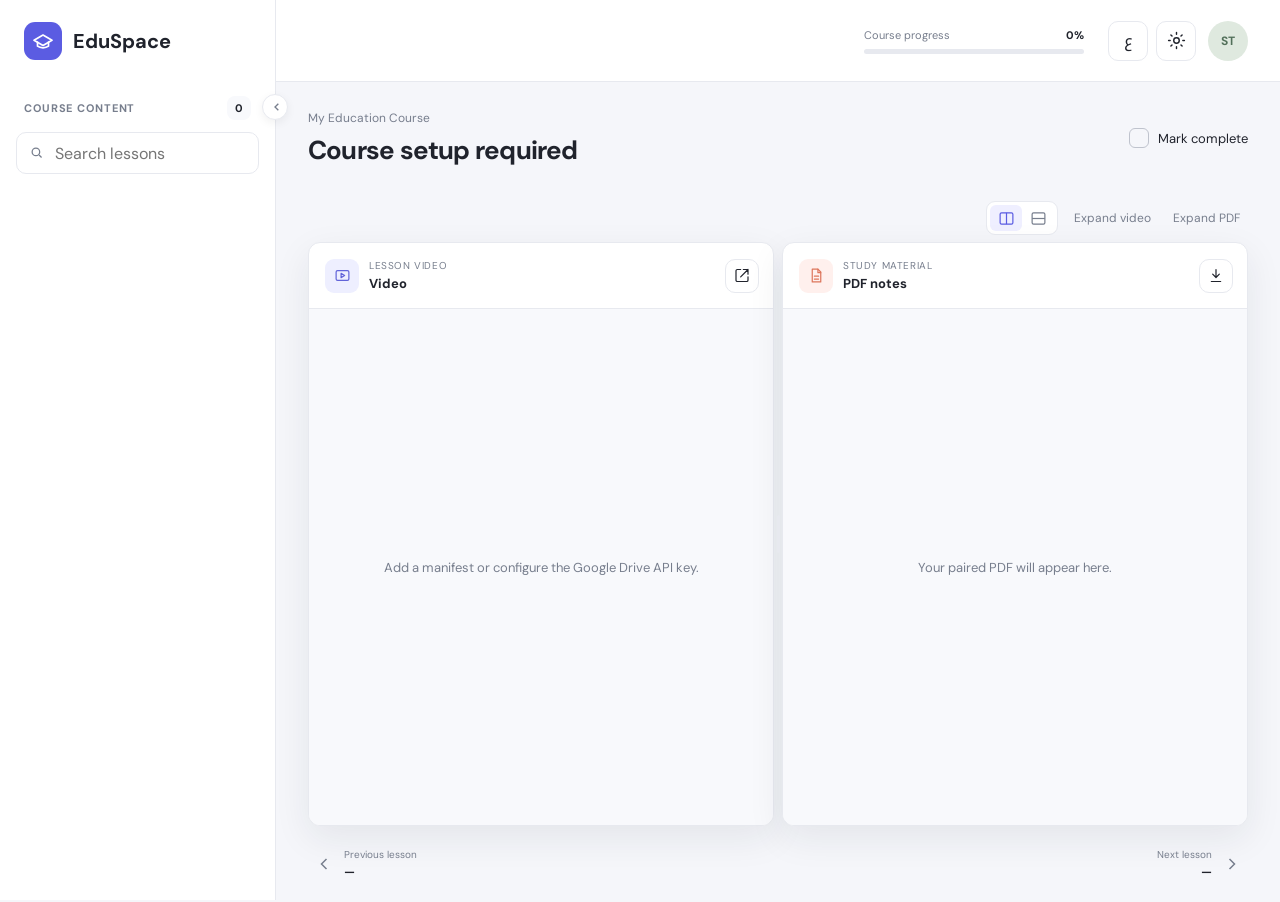
<file: index.html>
<!doctype html>
<html lang="en" dir="ltr">
  <head>
    <meta charset="UTF-8" />
    <meta name="viewport" content="width=device-width, initial-scale=1.0" />
    <meta name="theme-color" content="#f7f8fc" />
    <title>EduSpace — Learning Portal</title>
    <link rel="preconnect" href="https://fonts.googleapis.com" />
    <link rel="preconnect" href="https://fonts.gstatic.com" crossorigin />
    <link href="https://fonts.googleapis.com/css2?family=DM+Sans:wght+@400;500;600;700&family=Noto+Kufi+Arabic:wght@400;500;600;700&display=swap" rel="stylesheet" />
    <link rel="stylesheet" href="styles.css" />
  </head>
  <body>
    <aside class="sidebar" id="sidebar">
      <div class="brand">
        <div class="brand-mark" aria-hidden="true">
          <svg viewBox="0 0 24 24"><path d="M3 11.2 12 6l9 5.2-9 5.2L3 11.2Z"/><path d="M6.5 13v4.2c2.8 2.2 8.2 2.2 11 0V13"/></svg>
        </div>
        <span>EduSpace</span>
      </div>

      <button class="sidebar-collapse" id="sidebarCollapse" aria-label="Collapse sidebar">
        <svg viewBox="0 0 24 24"><path d="m14 7-5 5 5 5"/></svg>
      </button>

      <nav class="course-nav" aria-label="Course lessons">
        <div class="course-heading">
          <span>Course content</span>
          <span class="lesson-count" id="lessonCount">0</span>
        </div>
        <label class="search-box">
          <svg viewBox="0 0 24 24"><circle cx="11" cy="11" r="6"/><path d="m16 16 4 4"/></svg>
          <input id="lessonSearch" type="search" placeholder="Search lessons" autocomplete="off" />
        </label>
        <div class="module-list" id="moduleList"></div>
      </nav>
    </aside>

    <main class="main" id="main">
      <header class="topbar">
        <button class="icon-button menu-button" id="menuButton" aria-label="Open course navigation">
          <svg viewBox="0 0 24 24"><path d="M4 7h16M4 12h16M4 17h16"/></svg>
        </button>
        <div class="progress-wrap">
          <div class="progress-meta"><span>Course progress</span><strong id="progressText">0%</strong></div>
          <div class="progress-track"><div class="progress-bar" id="progressBar"></div></div>
        </div>
        <div class="top-actions">
          <button class="icon-button" id="languageButton" aria-label="Switch language direction" title="Switch Arabic/English layout">ع</button>
          <button class="icon-button" id="themeButton" aria-label="Toggle dark mode">
            <svg class="sun-icon" viewBox="0 0 24 24"><circle cx="12" cy="12" r="3.5"/><path d="M12 2v2M12 20v2M4.93 4.93l1.42 1.42M17.65 17.65l1.42 1.42M2 12h2M20 12h2M4.93 19.07l1.42-1.42M17.65 6.35l1.42-1.42"/></svg>
          </button>
          <div class="avatar" aria-label="Student profile">ST</div>
        </div>
      </header>

      <section class="lesson-header">
        <div>
          <div class="breadcrumb" id="breadcrumb">Course</div>
          <h1 id="lessonTitle">Loading course</h1>
        </div>
        <label class="complete-control">
          <input type="checkbox" id="completeLesson" />
          <span class="checkmark"><svg viewBox="0 0 24 24"><path d="m6 12 4 4 8-8"/></svg></span>
          <span>Mark complete</span>
        </label>
      </section>

      <section class="viewer-section">
        <div class="viewer-toolbar">
          <div class="layout-switcher" aria-label="Viewer layout">
            <button class="layout-button active" data-layout="split" title="Split view" aria-label="Split view">
              <svg viewBox="0 0 24 24"><rect x="3" y="4" width="18" height="16" rx="2"/><path d="M12 4v16"/></svg>
            </button>
            <button class="layout-button" data-layout="stacked" title="Stacked view" aria-label="Stacked view">
              <svg viewBox="0 0 24 24"><rect x="3" y="4" width="18" height="16" rx="2"/><path d="M3 12h18"/></svg>
            </button>
          </div>
          <div class="panel-controls">
            <button class="text-button" data-expand="video">Expand video</button>
            <button class="text-button" data-expand="pdf">Expand PDF</button>
          </div>
        </div>

        <div class="split-view" id="splitView">
          <article class="media-panel" id="videoPanel">
            <header class="panel-header">
              <div class="panel-title">
                <span class="panel-icon video-icon"><svg viewBox="0 0 24 24"><rect x="3" y="5" width="18" height="14" rx="2"/><path d="m10 9 5 3-5 3Z"/></svg></span>
                <div><span class="eyebrow">Lesson video</span><strong id="videoName">Video</strong></div>
              </div>
              <a class="icon-button small" id="videoDriveButton" title="Open in Google Drive" aria-label="Open video in Google Drive" target="_blank" rel="noopener">
                <svg viewBox="0 0 24 24"><path d="M14 3h7v7M10 14 21 3M21 14v5a2 2 0 0 1-2 2H5a2 2 0 0 1-2-2V5a2 2 0 0 1 2-2h5"/></svg>
              </a>
            </header>
            <div class="frame-wrap" id="videoFrameWrap"><div class="empty-frame">Select or add a lesson to begin</div></div>
          </article>

          <div class="divider" id="divider" role="separator" aria-orientation="vertical" aria-label="Resize panels"></div>

          <article class="media-panel" id="pdfPanel">
            <header class="panel-header">
              <div class="panel-title">
                <span class="panel-icon pdf-icon"><svg viewBox="0 0 24 24"><path d="M6 3h8l4 4v14H6Z"/><path d="M14 3v5h4M9 13h6M9 17h6"/></svg></span>
                <div><span class="eyebrow">Study material</span><strong id="pdfName">PDF notes</strong></div>
              </div>
              <a class="icon-button small" id="pdfDownloadButton" title="Download PDF" aria-label="Download PDF" target="_blank" rel="noopener">
                <svg viewBox="0 0 24 24"><path d="M12 3v12M7 10l5 5 5-5M5 21h14"/></svg>
              </a>
            </header>
            <div class="frame-wrap" id="pdfFrameWrap"><div class="empty-frame">No PDF available</div></div>
          </article>
        </div>
      </section>

      <footer class="lesson-footer">
        <button class="nav-button" id="previousLesson">
          <svg viewBox="0 0 24 24"><path d="m15 18-6-6 6-6"/></svg>
          <div><span>Previous lesson</span><strong id="previousTitle">—</strong></div>
        </button>
        <button class="nav-button next" id="nextLesson">
          <div><span>Next lesson</span><strong id="nextTitle">—</strong></div>
          <svg viewBox="0 0 24 24"><path d="m9 18 6-6-6-6"/></svg>
        </button>
      </footer>
    </main>

    <div class="sidebar-backdrop" id="sidebarBackdrop"></div>
    <script src="config.js"></script>
    <script src="app.js"></script>
  </body>
</html>
</file>
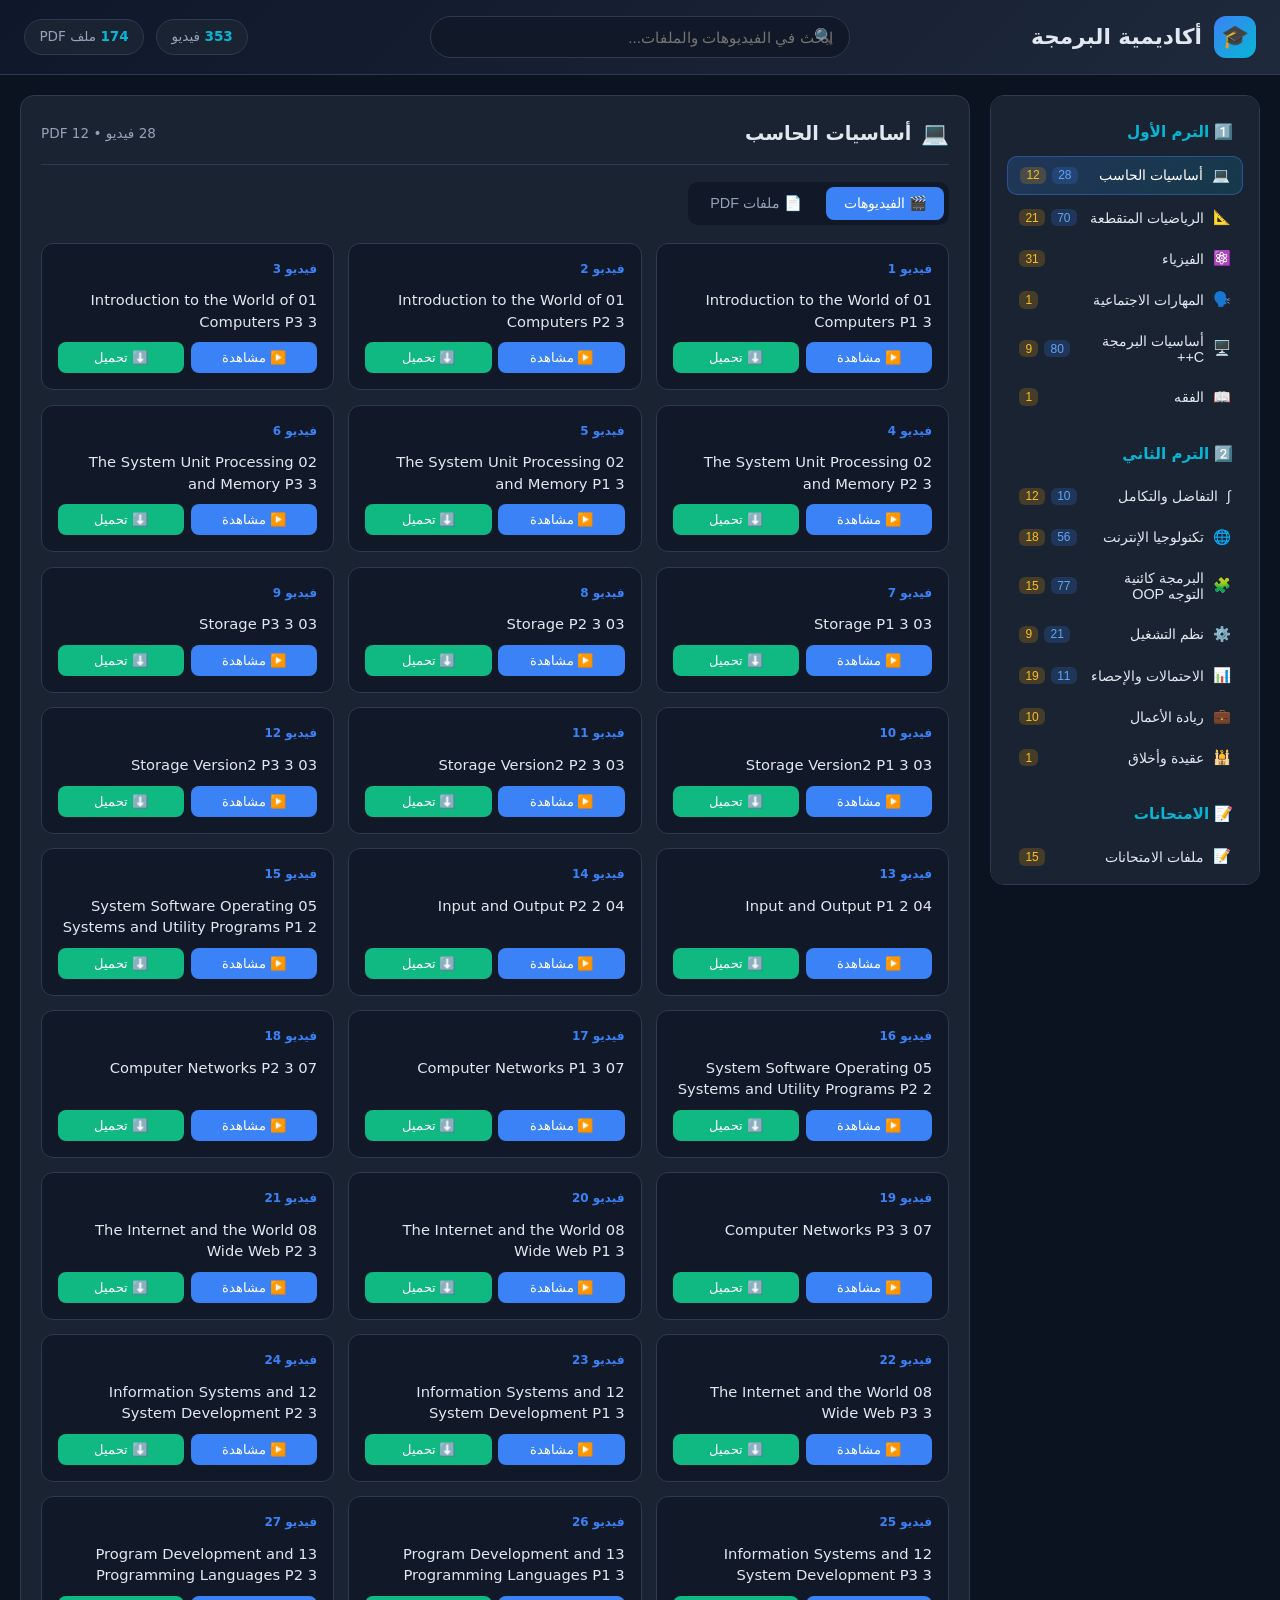
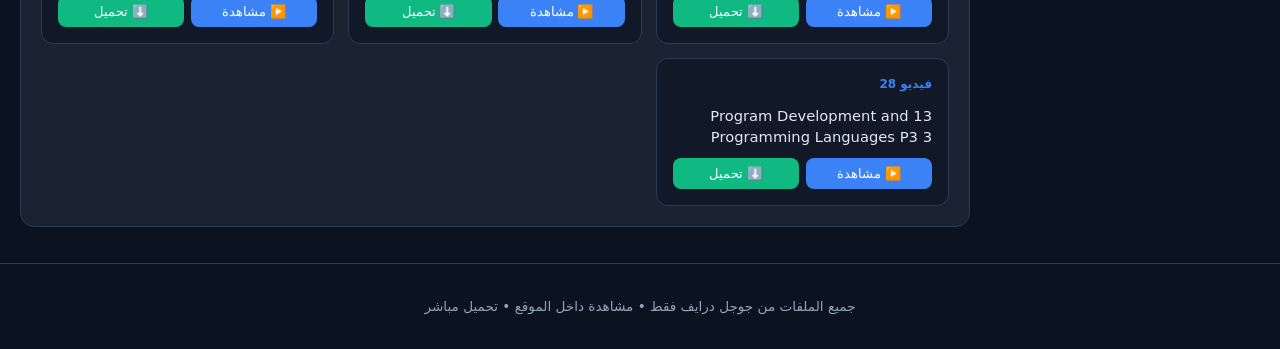
<file: public/assets/aistudio/academy_library_29fed8be.html>
<!DOCTYPE html>
<html lang="ar" dir="rtl">
<head>
<meta charset="UTF-8">
<meta name="viewport" content="width=device-width, initial-scale=1.0, maximum-scale=5.0, user-scalable=yes">
<meta name="theme-color" content="#0f172a">
<title>أكاديمية البرمجة | مكتبة المواد الدراسية</title>
<style>
  :root {
    --bg: #0b1220;
    --bg2: #111827;
    --card: #1a2332;
    --card-hover: #243044;
    --border: #2d3a4f;
    --text: #e2e8f0;
    --text-muted: #94a3b8;
    --primary: #3b82f6;
    --primary-hover: #2563eb;
    --accent: #06b6d4;
    --success: #10b981;
    --pdf: #f59e0b;
    --pdf-hover: #d97706;
    --radius: 14px;
    --shadow: 0 8px 32px rgba(0,0,0,0.35);
  }
  * { margin: 0; padding: 0; box-sizing: border-box; }
  body {
    font-family: 'Segoe UI', system-ui, -apple-system, Tahoma, Arial, sans-serif;
    background: var(--bg);
    color: var(--text);
    min-height: 100vh;
    line-height: 1.6;
  }
  body.viewer-open { overflow: hidden; }

  header {
    background: linear-gradient(135deg, #0f172a 0%, #1e293b 100%);
    border-bottom: 1px solid var(--border);
    padding: 1rem 1.5rem;
    position: sticky; top: 0; z-index: 200;
  }
  .header-inner {
    max-width: 1500px; margin: 0 auto;
    display: flex; align-items: center; justify-content: space-between; gap: 1.25rem; flex-wrap: wrap;
  }
  .logo { display: flex; align-items: center; gap: 0.75rem; font-weight: 700; font-size: 1.35rem; }
  .logo-icon {
    width: 42px; height: 42px;
    background: linear-gradient(135deg, var(--primary), var(--accent));
    border-radius: 12px; display: flex; align-items: center; justify-content: center; font-size: 1.4rem;
  }
  .search-wrap { flex: 1; max-width: 420px; position: relative; }
  .search-wrap input {
    width: 100%; padding: 0.7rem 1rem 0.7rem 2.6rem;
    border: 1px solid var(--border); border-radius: 50px;
    background: var(--bg2); color: var(--text); font-size: 0.95rem; outline: none;
  }
  .search-wrap input:focus { border-color: var(--primary); box-shadow: 0 0 0 3px rgba(59,130,246,0.25); }
  .search-wrap::before { content: "🔍"; position: absolute; right: 1rem; top: 50%; transform: translateY(-50%); opacity: 0.7; }
  .stats { display: flex; gap: 0.75rem; flex-wrap: wrap; }
  .stat-badge {
    background: var(--card); border: 1px solid var(--border);
    padding: 0.4rem 0.9rem; border-radius: 50px; font-size: 0.85rem; color: var(--text-muted);
  }
  .stat-badge strong { color: var(--accent); }

  .layout {
    max-width: 1500px; margin: 0 auto; padding: 1.25rem;
    display: grid; grid-template-columns: 270px 1fr; gap: 1.25rem;
  }
  @media (max-width: 960px) {
    .layout { grid-template-columns: 1fr; }
    .sidebar { position: static !important; max-height: none; }
  }

  .sidebar {
    background: var(--card); border: 1px solid var(--border); border-radius: var(--radius);
    padding: 1rem; height: fit-content; position: sticky; top: 90px;
    max-height: calc(100vh - 110px); overflow-y: auto;
  }
  .sidebar h3 { font-size: 0.8rem; text-transform: uppercase; letter-spacing: 0.05em; color: var(--text-muted); margin-bottom: 0.75rem; padding: 0 0.4rem; }
  .sem-group { margin-bottom: 1.1rem; }
  .sem-title { font-weight: 600; font-size: 0.95rem; padding: 0.5rem 0.6rem; color: var(--accent); display: flex; align-items: center; gap: 0.4rem; }
  .subj-btn {
    display: flex; align-items: center; gap: 0.55rem; width: 100%;
    padding: 0.65rem 0.75rem; margin: 0.2rem 0; border: none; background: transparent;
    border-radius: 10px; cursor: pointer; font-size: 0.9rem; color: var(--text); text-align: right; transition: all 0.2s;
  }
  .subj-btn:hover { background: var(--card-hover); }
  .subj-btn.active {
    background: linear-gradient(135deg, rgba(59,130,246,0.2), rgba(6,182,212,0.15));
    border: 1px solid rgba(59,130,246,0.4); color: #fff;
  }
  .subj-btn .counts { margin-right: auto; font-size: 0.75rem; color: var(--text-muted); display: flex; gap: 0.35rem; }
  .subj-btn.active .counts { color: var(--accent); }
  .badge-v { background: rgba(59,130,246,0.2); color: #60a5fa; padding: 0.1rem 0.4rem; border-radius: 6px; }
  .badge-p { background: rgba(245,158,11,0.2); color: #fbbf24; padding: 0.1rem 0.4rem; border-radius: 6px; }

  .main { display: flex; flex-direction: column; gap: 1.25rem; }
  .panel { background: var(--card); border: 1px solid var(--border); border-radius: var(--radius); padding: 1.25rem; }
  .panel-header {
    display: flex; align-items: center; gap: 0.6rem; margin-bottom: 1.1rem;
    padding-bottom: 0.75rem; border-bottom: 1px solid var(--border);
  }
  .panel-header h2 { font-size: 1.2rem; font-weight: 600; }
  .panel-header .meta { margin-right: auto; font-size: 0.85rem; color: var(--text-muted); }

  .tabs { display: flex; gap: 0.4rem; margin-bottom: 1.1rem; background: var(--bg2); padding: 0.3rem; border-radius: 10px; width: fit-content; }
  .tab-btn {
    padding: 0.5rem 1.1rem; border: none; background: transparent; color: var(--text-muted);
    border-radius: 8px; cursor: pointer; font-size: 0.9rem; font-weight: 500; transition: all 0.2s;
  }
  .tab-btn.active { background: var(--primary); color: #fff; }
  .tab-btn:hover:not(.active) { color: var(--text); }

  .items-grid { display: grid; grid-template-columns: repeat(auto-fill, minmax(290px, 1fr)); gap: 0.9rem; }
  .item-card {
    background: var(--bg2); border: 1px solid var(--border); border-radius: 12px;
    padding: 1rem; transition: all 0.22s; display: flex; flex-direction: column; gap: 0.65rem;
  }
  .item-card:hover { border-color: var(--primary); transform: translateY(-2px); box-shadow: 0 6px 20px rgba(59,130,246,0.12); }
  .item-num { font-size: 0.75rem; color: var(--primary); font-weight: 600; }
  .item-title { font-size: 0.92rem; font-weight: 500; line-height: 1.45; flex: 1; cursor: pointer; }
  .item-title:hover { color: var(--accent); }
  .item-actions { display: flex; gap: 0.4rem; }
  .item-actions .btn { flex: 1; justify-content: center; padding: 0.5rem 0.6rem; font-size: 0.82rem; }

  .btn {
    display: inline-flex; align-items: center; gap: 0.35rem; padding: 0.45rem 0.9rem;
    border: none; border-radius: 8px; cursor: pointer; font-size: 0.85rem; font-weight: 500;
    text-decoration: none; color: #fff; transition: all 0.2s;
  }
  .btn-watch { background: var(--primary); }
  .btn-watch:hover { background: var(--primary-hover); }
  .btn-dl { background: var(--success); }
  .btn-dl:hover { background: #059669; }
  .btn-pdf { background: var(--pdf); }
  .btn-pdf:hover { background: var(--pdf-hover); }

  .empty { text-align: center; padding: 2.5rem; color: var(--text-muted); }
  .empty span { font-size: 2.5rem; display: block; margin-bottom: 0.75rem; }
  footer { text-align: center; padding: 2rem 1rem; color: var(--text-muted); font-size: 0.85rem; border-top: 1px solid var(--border); margin-top: 1rem; }

  #viewer {
    position: fixed; inset: 0; z-index: 1000;
    background: #000;
    display: none; flex-direction: column;
  }
  #viewer.open { display: flex; }

  .viewer-toolbar {
    display: flex; align-items: center; gap: 0.5rem; flex-wrap: wrap;
    padding: 0.6rem 0.9rem;
    background: linear-gradient(180deg, rgba(15,23,42,0.98), rgba(15,23,42,0.92));
    border-bottom: 1px solid var(--border);
    z-index: 10;
  }
  .viewer-toolbar .title {
    flex: 1; min-width: 120px;
    font-size: 0.9rem; font-weight: 600;
    white-space: nowrap; overflow: hidden; text-overflow: ellipsis;
    color: #fff;
  }
  .viewer-toolbar .btn-group { display: flex; gap: 0.35rem; flex-wrap: wrap; }
  .vbtn {
    width: 40px; height: 40px; border: none; border-radius: 10px;
    background: rgba(255,255,255,0.1); color: #fff; font-size: 1.05rem;
    display: flex; align-items: center; justify-content: center; cursor: pointer;
    transition: background 0.15s;
  }
  .vbtn:hover { background: rgba(255,255,255,0.2); }
  .vbtn:active { transform: scale(0.95); }
  .vbtn.primary { background: var(--primary); }
  .vbtn.primary:hover { background: var(--primary-hover); }
  .vbtn.success { background: var(--success); }
  .vbtn.danger { background: #ef4444; }
  .zoom-label {
    min-width: 52px; text-align: center; font-size: 0.8rem; color: var(--text-muted);
    font-variant-numeric: tabular-nums;
  }

  .viewer-stage {
    flex: 1; position: relative; overflow: hidden;
    background: #0a0a0a;
    display: flex; align-items: center; justify-content: center;
  }

  .viewer-content {
    width: 100%; height: 100%;
    display: flex; align-items: center; justify-content: center;
    transform-origin: center center;
    transition: transform 0.2s ease;
  }
  .viewer-content iframe {
    width: 100%; height: 100%; border: none;
    background: #111;
  }

  .viewer-content.rotated-90 {
    width: 100vh; height: 100vw;
  }
  .viewer-content.rotated-180 {}
  .viewer-content.rotated-270 {
    width: 100vh; height: 100vw;
  }

  .viewer-hint {
    position: absolute; bottom: 16px; left: 50%; transform: translateX(-50%);
    background: rgba(0,0,0,0.7); color: #ccc; font-size: 0.78rem;
    padding: 0.4rem 0.9rem; border-radius: 20px; pointer-events: none;
    opacity: 0; transition: opacity 0.3s;
  }
  .viewer-hint.show { opacity: 1; }

  @media (max-width: 600px) {
    .viewer-toolbar .title { font-size: 0.8rem; }
    .vbtn { width: 36px; height: 36px; font-size: 0.95rem; }
  }
</style>
</head>
<body>
<header>
  <div class="header-inner">
    <div class="logo">
      <div class="logo-icon">🎓</div>
      <div>أكاديمية البرمجة</div>
    </div>
    <div class="search-wrap">
      <input type="text" id="searchInput" placeholder="ابحث في الفيديوهات والملفات..." oninput="filterItems()">
    </div>
    <div class="stats">
      <div class="stat-badge"><strong>353</strong> فيديو</div>
      <div class="stat-badge"><strong>174</strong> ملف PDF</div>
    </div>
  </div>
</header>

<div class="layout">
  <aside class="sidebar" id="sidebar"></aside>
  <main class="main">
    <div class="panel" id="contentPanel">
      <div class="panel-header">
        <span id="subjIcon" style="font-size:1.4rem">💻</span>
        <h2 id="subjTitle">اختر مادة من القائمة</h2>
        <div class="meta" id="subjMeta"></div>
      </div>
      <div class="tabs" id="tabs">
        <button class="tab-btn active" data-tab="videos" onclick="switchTab('videos')">🎬 الفيديوهات</button>
        <button class="tab-btn" data-tab="pdfs" onclick="switchTab('pdfs')">📄 ملفات PDF</button>
      </div>
      <div id="itemsGrid" class="items-grid"></div>
    </div>
  </main>
</div>

<footer>جميع الملفات من جوجل درايف فقط • مشاهدة داخل الموقع • تحميل مباشر</footer>

<div id="viewer">
  <div class="viewer-toolbar">
    <button class="vbtn danger" onclick="closeViewer()" title="إغلاق">✕</button>
    <div class="title" id="viewerTitle">العرض</div>
    <div class="btn-group">
      <button class="vbtn" onclick="zoomOut()" title="تصغير">➖</button>
      <span class="zoom-label" id="zoomLabel">100%</span>
      <button class="vbtn" onclick="zoomIn()" title="تكبير">➕</button>
      <button class="vbtn" onclick="zoomReset()" title="الحجم الأصلي">⟲</button>
      <button class="vbtn" onclick="rotateScreen()" title="تدوير الشاشة">🔄</button>
      <button class="vbtn" onclick="toggleFullscreen()" title="ملء الشاشة">⛶</button>
      <button id="viewerDl" class="vbtn success" title="تحميل" type="button">⬇️</button>
    </div>
  </div>
  <div class="viewer-stage" id="viewerStage">
    <div class="viewer-content" id="viewerContent">
      <iframe id="viewerFrame" allow="autoplay; fullscreen" allowfullscreen></iframe>
    </div>
    <div class="viewer-hint" id="viewerHint">استخدم الأزرار للتكبير والتدوير</div>
  </div>
</div>

<script>
const DATA = {"sem1": {"title": "الترم الأول", "icon": "1️⃣", "subjects": {"Computing fundamental": {"title": "أساسيات الحاسب", "icon": "💻", "videos": [{"id": "1altKpqotPLPR6s9bV4GBH7yGyKzpbPAi", "title": "01 Introduction to the World of Computers P1 3"}, {"id": "1tbLBuGoaBfGZb66cvmc7z-Iab8ISETiu", "title": "01 Introduction to the World of Computers P2 3"}, {"id": "19LiQpIppN5QCknxvVMsYrpOD06_CAQqS", "title": "01 Introduction to the World of Computers P3 3"}, {"id": "1lYvL7yP8FwmykLYF02wDzIsC56o5woTi", "title": "02 The System Unit Processing and Memory P2 3"}, {"id": "18vZ-YXYk8e5XxT2vB5mR_adQVimP1mJL", "title": "02 The System Unit Processing and Memory P1 3"}, {"id": "1HuGt9X4Uh9jlou5vOnmdCBXO9wF8a2zH", "title": "02 The System Unit Processing and Memory P3 3"}, {"id": "1GJXgIVr1N7CIX3lpiFe_Os_hn6QtfqQP", "title": "03 Storage P1 3"}, {"id": "1ceLtJW-ubQdljSTuXrvWhnqQQn-yaEPH", "title": "03 Storage P2 3"}, {"id": "17Flj8qskjeXFrGjgdmLYR5MOnyyGVvwD", "title": "03 Storage P3 3"}, {"id": "1xJP0UpQrbB1oiYgNriwnVKkWAOXNTVzg", "title": "03 Storage Version2 P1 3"}, {"id": "14UfIDWHMviRKwo4ryR8NLE01AY32p-NJ", "title": "03 Storage Version2 P2 3"}, {"id": "1DT2kXXvWmwzc4AJ0GRkAZBNy5zzFP9h0", "title": "03 Storage Version2 P3 3"}, {"id": "1wRW9BsUjEYj-EUvGiQj3Jou5nmlFLD-M", "title": "04 Input and Output P1 2"}, {"id": "1x2T9v2A85EsGncn92bd7Dj_AmzxmE7vx", "title": "04 Input and Output P2 2"}, {"id": "1vA9a9FLhmb44rYq4v317WmUx7TEM9uFJ", "title": "05 System Software Operating Systems and Utility Programs P1 2"}, {"id": "1MqkqKgKfIg98A9cRwF_YapTl1dL8Wt3z", "title": "05 System Software Operating Systems and Utility Programs P2 2"}, {"id": "1VBAdzUJLJ0_leVAl3aBg2_xb4Cz9IP1_", "title": "07 Computer Networks P1 3"}, {"id": "1o8sZYXqD23qHLLRGc_jlCV2kr8ZSeXbf", "title": "07 Computer Networks P2 3"}, {"id": "1WIFSz_yP-lOggPsSwDj4ZWuW3ohq-M4D", "title": "07 Computer Networks P3 3"}, {"id": "1eZ1OZCxjWQAHlXYmVWprjmnUQsJ66c1_", "title": "08 The Internet and the World Wide Web P1 3"}, {"id": "1WqADk_Xpmqi6OMfiLSrr2CuE0Tay201f", "title": "08 The Internet and the World Wide Web P2 3"}, {"id": "1HQo_O58QrJRkOPMRcQc1WTXHWSCnXSK2", "title": "08 The Internet and the World Wide Web P3 3"}, {"id": "1lDQXXfsO_cVzabth-se_mLsyi4hoR5aX", "title": "12 Information Systems and System Development P1 3"}, {"id": "192sFhv88izbxLZfbT278tIdQBD3kaVn5", "title": "12 Information Systems and System Development P2 3"}, {"id": "1dehqSP6aRC-BRdaippUBZ92OJqFbGBai", "title": "12 Information Systems and System Development P3 3"}, {"id": "14YCMjxzxPB7jIMvlzcqnww5gNPLr-snc", "title": "13 Program Development and Programming Languages P1 3"}, {"id": "1GNvAT5kOYVXV4Fg2NtjcieHOMx0cYdYD", "title": "13 Program Development and Programming Languages P2 3"}, {"id": "1fOU5nhhaba-6t3fIs_Wp92-L5GjaEPck", "title": "13 Program Development and Programming Languages P3 3"}], "pdfs": [{"id": "1hUdlGyHAChjJEr6b9jqHH9OxHgW0bsy3", "title": "00-Algorithms and Flowcharts (1)"}, {"id": "1kQKanFLZVsx2z4uzkFdu3q00C87O0ji1", "title": "00-Algorithms and Flowcharts Intro Added"}, {"id": "1R8OBHQUQpFxhcj0QaaRfk0zjyk8jaJIQ", "title": "UC13.Chapter.01 1st lecture"}, {"id": "1ucQZmLHW5mIb3Km1xFdoKJujPOB1X3--", "title": "UC13.Chapter.01 1st lecture 1"}, {"id": "16JBZPVmd-XK_GRi5uYHcQliGQ0ca2IKm", "title": "UC13.Chapter.01 1st lecture 1762610894348-عربى"}, {"id": "1rfJ0TPU09DgpiNBLXw1hYTM3WUkFlA1s", "title": "UC13.Chapter.01 1st lecture 2"}, {"id": "1KOVjWtWkIYhcW8u2OV7bdBCcDBCDc5uA", "title": "UC13.Chapter.01 2nd lecture.en.ar (1)"}, {"id": "1V2yZ48op2-gO2mamIv4fB8OeKY4Yi05s", "title": "UC13.Chapter.01 2nd lecture.en.ar"}, {"id": "1d3nRTzRAWoajaGRDjyhRz0eOK-I5KAwm", "title": "UC13.Chapter.01 2nd lecture"}, {"id": "12Bn-6M9BrYqSgBZNpjq5CdiLnaoFjY8F", "title": "UC13.Chapter.01 2nd lecture 1"}, {"id": "1MZdXNN9d75FQfqZPY6UDc-YqtC7FzhFB", "title": "Understanding Computers Today And Tomorrow Comprehensive-Cengage Learning (2016) BY Deborah Morley, Charles S. Parker (1)"}, {"id": "1PdSRKLi8g64WLuZlIiTuW3cWXmHQHWNs", "title": "ch 2 system unit"}]}, "Discrete mathematic": {"title": "الرياضيات المتقطعة", "icon": "📐", "videos": [{"id": "1VvYHIoGXzy61KyYwkJCE4SwSkh4gJhNT", "title": "#2 رياضيات متقطعة Discrete Mathematics chapter 1 part 2"}, {"id": "1ARy6LhnRnTYm1WUF3EHvY0ooHBbuKX99", "title": "#3 رياضيات متقطعة Discrete Mathematics chapter 1 part 3 (1)"}, {"id": "1tPHS8KfdBD8CbWDrCFkD3LPawgTAzrbN", "title": "#3 رياضيات متقطعة Discrete Mathematics chapter 1 part 3"}, {"id": "1f-ALUFkkKfw8DvlBne74kad5EB-GtXpn", "title": "#4 رياضيات متقطعة Discrete Mathematics chapter 1 part 4"}, {"id": "1f75WoDFgDzqsNKETlwPZs-3IgOL_OxfN", "title": "#5 رياضيات متقطعة Discrete Mathematics chapter 1 part 5"}, {"id": "1NRv4ut0mIQZvSx8WrNJFtY_GefTAh8XS", "title": "#6 رياضيات متقطعة Discrete Mathematics chapter 1 part 6"}, {"id": "1HEDoCDxEWgoSvEpfnbZYD6be-JhjfHm-", "title": "#7 رياضيات متقطعة Discrete Mathematics chapter 1 part 7"}, {"id": "1rsB8sbwLZ0gXNx1evKBd0yw_JmY0gJu8", "title": "1 # رياضيات متقطعة Discrete Mathematics chapter 1 part 1"}, {"id": "16euTkGLSVExfySFHmbDUQ6SoaMNFqgqD", "title": "Discrete Mathematics - Ch01 - Part01 الرياضيات المتقطعة - الفصل الأول - الجزء الأول"}, {"id": "1Vq3lLInFXnzAeBzhDle4i0MlSFvmBsYM", "title": "Discrete Mathematics - Ch01 - Part02 الرياضيات المتقطعة - الفصل الأول - الجزء الثاني"}, {"id": "1yDW3lf4YYF4wZPLGLBsah_S3De0-Wt5O", "title": "Discrete Mathematics - Ch01 - Part03 الرياضيات المتقطعة - الفصل الأول - الجزء الثالث"}, {"id": "1vRAYawXoMSjTuFu2-j8I1t4tZrBmMQts", "title": "Discrete Mathematics - Ch01 - Part04 الرياضيات المتقطعة - الفصل الأول - الجزء الرابع"}, {"id": "1FZN8Pd48n-4tsYOJasIS1sVe-j0m9fek", "title": "Discrete Mathematics - Ch01 - Part05 الرياضيات المتقطعة - الفصل الأول - الجزء الخامس"}, {"id": "1y-RCVsM2jf9FhUAbFRZaNidrpjTFQSo6", "title": "Discrete Mathematics - Ch01 - Part06 الرياضيات المتقطعة - الفصل الأول - الجزء السادس"}, {"id": "1C8LkTuSZAOVIGHKOWvBViBJu-WKRO8lL", "title": "Discrete Mathematics - Ch01 - Part07 الرياضيات المتقطعة - الفصل الأول - الجزء السابع"}, {"id": "1v7i8hDghcNSaNkMZNavpbNJ5gD8JOslA", "title": "Discrete Mathematics - Ch01 - Part08 الرياضيات المتقطعة - الفصل الأول - الجزء الثامن"}, {"id": "1aBp9qT6ybZXPBy8Lcf0j_JTd3xIHu3ar", "title": "Discrete Mathematics - Ch01 - Part09 الرياضيات المتقطعة - الفصل الأول - الجزء التاسع"}, {"id": "198QXXEagKA2jPsa2sVxgxflLB396rrmC", "title": "Discrete Mathematics - Ch02 - Part01 الرياضيات المتقطعة - الفصل الثاني - الجزء الأول"}, {"id": "1N4EnqsiMz-UDNUocVofDnrjwCAZk3Zlq", "title": "Discrete Mathematics - Ch02 - Part02 الرياضيات المتقطعة - الفصل الثاني - الجزء الثاني"}, {"id": "1YQOAADrX9T8DDl1p9ogIsVHWNfU4DLKQ", "title": "Discrete Mathematics - Ch02 - Part03 الرياضيات المتقطعة - الفصل الثاني - الجزء الثالث"}, {"id": "1f9qy17tsj32lsJQ13lhO0XfirdDq88ni", "title": "Discrete Mathematics - Ch02 - Part04 الرياضيات المتقطعة - الفصل الثاني - الجزء الرابع"}, {"id": "11AiEcfnn_BVEbm6_pOF0HZ67NiBrwqiM", "title": "Discrete Mathematics - Ch02 - Part05 الرياضيات المتقطعة - الفصل الثاني - الجزء الخامس"}, {"id": "1GVy-qEi_6HKSWOXjPkeTFMmVlq1p9yTy", "title": "Discrete Mathematics - Ch02 - Part06 الرياضيات المتقطعة - الفصل الثاني - الجزء السادس"}, {"id": "1icjnQLvvj0JheeMFY0tN4IhRjl9rpY4Y", "title": "Discrete Mathematics - Ch02 - Part07 الرياضيات المتقطعة - الفصل الثاني - الجزء السابع"}, {"id": "1styoeYaSg9Ntduo7xGDDfMiwTezL0qC3", "title": "Discrete Mathematics - Ch03 - Part01 الرياضيات المتقطعة - الفصل الثالث - الجزء الأول"}, {"id": "1N-pbt-W2CaE2jXAK5txUhFCvX1eX09Yl", "title": "Discrete Mathematics - Ch03 - Part02 الرياضيات المتقطعة - الفصل الثالث - الجزء الثاني"}, {"id": "1fXnYRSg57pGOSNkUbZ71kyVpHND_3nqH", "title": "Discrete Mathematics - Ch03 - Part03 الرياضيات المتقطعة - الفصل الثالث - الجزء الثالث"}, {"id": "1dogQPdSNDwaqtKV3nSbcUbnpd-o4BhTG", "title": "Discrete Mathematics - Ch03 - Part04 الرياضيات المتقطعة - الفصل الثالث - الجزء الرابع"}, {"id": "1E3gjGT-yGRhLNKi-PSPZVppV5kfgqNl3", "title": "Discrete Mathematics - Ch03 - Part05 الرياضيات المتقطعة - الفصل الثالث - الجزء الخامس"}, {"id": "1-ySJu4ab3eYV7jsxuW4LMgBjgfoARkOk", "title": "Discrete Mathematics - Ch03 - Part06 الرياضيات المتقطعة - الفصل الثالث - الجزء السادس"}, {"id": "1J_Dit0MxDdssyiF2erY0QKXvcynFkcPU", "title": "Discrete Mathematics - Ch03 - Part07 الرياضيات المتقطعة - الفصل الثالث - الجزء السابع"}, {"id": "1TrA6RZNLGZ8xlRO20LHgwnG7YWEToPgj", "title": "Discrete Mathematics - Ch03 - Part08 الرياضيات المتقطعة - الفصل الثالث - الجزء الثامن"}, {"id": "1G8L0Bf0SkW04orRsL-E1ipjq7nUmFwN9", "title": "Discrete Mathematics - Ch03 - Part09 الرياضيات المتقطعة - الفصل الثالث - الجزء التاسع"}, {"id": "1CdWwRZmUW4n92s9Y0MaD8l75e1iRMUn5", "title": "Discrete Mathematics - Ch03 – Part10 الرياضيات المتقطعة - الفصل الثالث - الجزء العاشر"}, {"id": "1I-kLQLV8q8gdozWL_0kquyWVbQU7hwuj", "title": "Discrete Mathematics - Ch04 - Part01 الرياضيات المتقطعة - الفصل الرابع - الجزء الأول"}, {"id": "1mUkytQlZ_jpnXVk2gRWgzMqrdv0c2ah3", "title": "Discrete Mathematics - Ch04 - Part02 الرياضيات المتقطعة - الفصل الرابع - الجزء الثاني"}, {"id": "1IZlMuY_x-4Od_F97ncpSTOkE_GzKjbsK", "title": "Discrete Mathematics - Ch04 - Part03 الرياضيات المتقطعة - الفصل الرابع - الجزء الثالث"}, {"id": "10QK6OKY6XXtzBlO6s5rWxaV5jcPDK5yH", "title": "Discrete Mathematics - Ch04 - Part04 الرياضيات المتقطعة - الفصل الرابع - الجزء الرابع"}, {"id": "13ZFtNpk9iXuYvu2zWWQy8vAnpx4ShoQ0", "title": "Discrete Mathematics - Ch04 - Part05 الرياضيات المتقطعة - الفصل الرابع - الجزء الخامس"}, {"id": "194XEE7aFuYPwfkybfhH_OOEmEFTmMJIh", "title": "Discrete Mathematics - Ch05 - Part01 الرياضيات المتقطعة - الفصل الخامس - الجزء الأول"}, {"id": "1pXDkrBayQb-E6MO5fQJrGIljRMjL7-Zo", "title": "Discrete Mathematics - Ch05 - Part02 الرياضيات المتقطعة - الفصل الخامس - الجزء الثاني"}, {"id": "1U3w7awcPJath7l-MtU3NVuCFYximn688", "title": "Discrete Mathematics - Ch05 - Part03 الرياضيات المتقطعة - الفصل الخامس - الجزء الثالث"}, {"id": "1-anxBmaN3kOjwwZKbJ5itnKxtmNyIBCI", "title": "Discrete Mathematics - Ch05 - Part04 الرياضيات المتقطعة - الفصل الخامس - الجزء الرابع"}, {"id": "1BudHt-A0wtqHEV238DZP2KbyUd2QIg-q", "title": "Discrete Mathematics - Ch05 - Part05 الرياضيات المتقطعة - الفصل الخامس - الجزء الخامس"}, {"id": "10IbfxOgfMY5inVo1END-p7cNXMnTG9qJ", "title": "Discrete Mathematics - Ch05 - Part06 الرياضيات المتقطعة - الفصل الخامس - الجزء السادس"}, {"id": "1h4gKfslh1neQkwQZLs2Rh5AFx7llo0Ja", "title": "Discrete Mathematics - Ch05 - Part07 الرياضيات المتقطعة - الفصل الخامس - الجزء السابع"}, {"id": "1usk-mdBDt7PCPLr3vIRlrUHpZh44JZhj", "title": "Discrete Mathematics - Midterm Answer - General - اجابة منتصف الفصل - رياضيات متقطعة"}, {"id": "1RsUSYZuGUpcQotgcQQM5c_-lC4vF4Y3J", "title": "Discrete Mathematics - Midterm Answer - Networks Security - اجابة منتصف الفصل - رياضيات متقطعة"}, {"id": "1K2C5RQRuUvDUg08Ht5atqXmyoLhiH-L8", "title": "Discrete Mathematics – Ch03 – Definition of Big-Oh O الرياضيات المتقطعة - الفصل الثالث – تعريف"}, {"id": "15tabs0Wydtr_y2gdvi2kPLb00K7Otern", "title": "Discrete Mathematics – Ch06 – Part01 الرياضيات المتقطعة - الفصل السادس - الجزء الأول"}, {"id": "15XKfkqrm4vFBfjBltwypddbnAaVq5Y6o", "title": "Discrete Mathematics – Ch06 – Part02 الرياضيات المتقطعة - الفصل السادس - الجزء الثاني"}, {"id": "1olaOe6quRi9Bc0SAH1IXTda1a3f-1_Zz", "title": "Discrete Mathematics – Ch06 – Part03 الرياضيات المتقطعة - الفصل السادس - الجزء الثالث"}, {"id": "1ZqlWhMoRgAyoUp8uLll9iZOS-FhLprx8", "title": "Discrete Mathematics – Ch06 – Part04 الرياضيات المتقطعة - الفصل السادس - الجزء الرابع"}, {"id": "1N1scK10dBxv6zJLSjFyVToPpxMwubBT4", "title": "Discrete Mathematics – Ch06 – Part05 الرياضيات المتقطعة - الفصل السادس - الجزء الخامس"}, {"id": "1zTiWv06hTvuJgBuE8ay61DdxZWaStbsd", "title": "Discrete Mathematics – Ch09 – Part01 الرياضيات المتقطعة - الفصل التاسع - الجزء الأول"}, {"id": "1nXaSyqG32Ta2r4e39Alr4WBj6ZZK_0dB", "title": "Discrete Mathematics – Ch09 – Part02 الرياضيات المتقطعة - الفصل التاسع - الجزء الثاني"}, {"id": "1FTsWRDqnW5WvUPztSirb1Y9BZciHoy1N", "title": "Discrete Mathematics – Ch09 – Part03 الرياضيات المتقطعة - الفصل التاسع - الجزء الثالث"}, {"id": "1HNdrZheCoiudJ73dd_bOjEE7LbM6AIvE", "title": "Discrete Mathematics – Ch09 – Part04 الرياضيات المتقطعة - الفصل التاسع - الجزء الرابع"}, {"id": "1Ex6bQuS5rrXsiBh7Xn9PZciR-J-_xGCR", "title": "Discrete Mathematics – Ch10 - Part06 الرياضيات المتقطعة - الفصل العاشر - الجزء السادس"}, {"id": "1hb5p6BZRiJ_5Ic7osKhSW6WM2B90Z3f2", "title": "Discrete Mathematics – Ch10 - Part07 الرياضيات المتقطعة - الفصل العاشر - الجزء السابع"}, {"id": "1dR8l6EeUIamuWEzcfwA4X9-r3HUG_ZLn", "title": "Discrete Mathematics – Ch10 - Part08 الرياضيات المتقطعة - الفصل العاشر - الجزء الثامن"}, {"id": "1ylY3JDSXp8j0oPp4qpBVtR668upagxnC", "title": "Discrete Mathematics – Ch10 – Graph Isomorphism الرياضيات المتقطعة - الفصل العاشر - تماثل الرسومات"}, {"id": "1iRdQxCjX9-cFDY5pGK7Cc3FK8ESSwnJy", "title": "Discrete Mathematics – Ch10 – Part01 الرياضيات المتقطعة - الفصل العاشر - الجزء الأول"}, {"id": "1z4GR3jnSyJ-pAERfZ6i1XtJpmAgbwqgI", "title": "Discrete Mathematics – Ch10 – Part02 الرياضيات المتقطعة - الفصل العاشر - الجزء الثاني"}, {"id": "1KjUWrE_gN_E46wsTfL5UJlItUROdftrc", "title": "Discrete Mathematics – Ch10 – Part03 الرياضيات المتقطعة - الفصل العاشر - الجزء الثالث"}, {"id": "1787ep0CYyGNnzNEEY5C9Ok0zbA_SrSti", "title": "Discrete Mathematics – Ch10 – Part04 الرياضيات المتقطعة - الفصل العاشر - الجزء الرابع"}, {"id": "1RNqos9KifaVMupXVskAPmgCecaANDLUc", "title": "Discrete Mathematics – Ch10 – Part05 الرياضيات المتقطعة - الفصل العاشر - الجزء الخامس"}, {"id": "1BkxTkp6ee7DgTNPTAcfdfFR63gjJKSEK", "title": "Discrete Mathematics – Insertion Sort Growth of Fun. – (08-12-2020) – الرياضيات المتقطعة - أونلاين"}, {"id": "1xppHEs8EyCJhPHG8nIuVEC-xpNyibKqE", "title": "مراجعة الرياضيات المتقطعة (الجزء الثاني) - فيرست"}, {"id": "1_sXnvLmGkUgqGsOHH5T-0F1OsL2FcDrH", "title": "مراجعة شاملة لمقرر الرياضيات المحددة (الرياضيات المتقطعة)"}], "pdfs": [{"id": "1bsoQxeuoUcbjQM2YIZgf7sKOveKI4LJe", "title": "L-1"}, {"id": "1EM9dKJ1yGK5s90oVkpTPkdsybK1c6vaH", "title": "L-2-1"}, {"id": "1v_M-8CJHqwTTQpvAl5m4ItHccMYr_w5u", "title": "L-2"}, {"id": "1GVAaB-fbHlUcNEOPOGiThyYCJzzEA_Wv", "title": "L3 - Modified"}, {"id": "1BXe5pFWByb_7vumT0HUVPNwLixXjslDL", "title": "L3"}, {"id": "1ZJ911bmNUVMy7-aKqnMPoPqTDXCGtV2U", "title": "L4"}, {"id": "1u-Cce6FoGSbbfFHIeeiZnUNRFlwjBVlZ", "title": "L5"}, {"id": "1swfFn2q2jmKefYEuGkZomH_qGLMuLEkp", "title": "Lecture1NumberSystems"}, {"id": "16e_MGALyOMvKadNYfuvDeTeeSA2q_YkW", "title": "Lecture2NumberSystems"}, {"id": "1zLIhM0m-yhCr8KjgyxmNrpF6SwnM0Upa", "title": "Logic"}, {"id": "1qoEH9aI8fficjL2nHpTadypC70N7uvWS", "title": "Sec2.1-1 en to ar 2025-10-28 04-04-05"}, {"id": "1uxQa1YRArVVQsTB6fBTm7ashidooblBt", "title": "Sec2.1-1 en to ar 2025-10-28 04-04-38"}, {"id": "1FRthLGnYp8p6sKsh8DTTyJMl_mFXdIQS", "title": "Sec2.1-1 en to ar 2025-10-28 04-04-38 1"}, {"id": "1fkgeyOemW_l_sCZ9M3z8LSX6AgvXCfYp", "title": "Sec2.1-1"}, {"id": "1YMXIKcNx5_M6hpgu9O0zE4fqBnmmQay_", "title": "Sec2.1"}, {"id": "13pdc_OU-tYs6fBspQpafafmU9GKDVMR-", "title": "Section4.2"}, {"id": "1A0wKaZ5fAbPbzmPnaHe6mOE_WmWW-mG_", "title": "Solution4.1"}, {"id": "19wrR7_onOImOds30ep1qxgghcTL6XPd6", "title": "The Book"}, {"id": "1TPEECyEEmewTCxaNLIpTJD83GlnS9b0s", "title": "math Ch1.en.ar"}, {"id": "1shA9bh6byohq1vfp-RKLogKX5gKGpV_t", "title": "math Ch1"}, {"id": "12RZh35OfWYC33ig6NHm3ovt0UI0_0S_o", "title": "sample questions Discrete Math"}]}, "physcis": {"title": "الفيزياء", "icon": "⚛️", "videos": [], "pdfs": [{"id": "1-lVN1G56hZtEwEXMDDW6YK9R3Zx0avzF", "title": "ELectricity"}, {"id": "1tigmImke6rK5nx7WyZLlPsPagklAXjEU", "title": "FIRST AIDDD"}, {"id": "17FhkbDxIOJjP2Tv6I1n5MsPpTws1pyq2", "title": "Fields Potential Capacitance"}, {"id": "17LOqzNnLhMUI-YQAqEpGh0jku8bTr8jp", "title": "Final 2021"}, {"id": "1soNqLywILMRYV7tXH56eF2piK7hO6za_", "title": "Gauss Law The Elegant Tool"}, {"id": "1z9-PrIsSps0OEw6-0TugmbymzdKxKnfq", "title": "Gauss’s Law 1"}, {"id": "1fdUFpU1h-CxyVMly0AZ1bEJQWtnRNB91", "title": "Physics101 Exp.01"}, {"id": "1ePMVp1X6WKU50CjGQRgRJlCFprO4PMoc", "title": "Physics101 Exp.01 Coulomb Law"}, {"id": "1wSJWV9fBb40mIq5aZYBnZpQ6La4A4J1D", "title": "Physics101 Exp.02 Ohms Law"}, {"id": "11sqPCfiZK2ZO5MQMHo0v3a_2sztyFc4G", "title": "Physics101 Exp.02 Ohms Law 1"}, {"id": "1Jo2pHqDHK6QjEFJwsmpoX09UsEdBC2nO", "title": "Physics101 Exp.05 Discharging a Capacitor through a High Resistor"}, {"id": "1F1dbB1Rj9-CH-WASt4tJtS40eRxjIJjY", "title": "Physics L04 copy"}, {"id": "1uPbqh4dJdzKNivsvEk4r32ETJMlVaOqa", "title": "Physics Vocabulary English Arabic"}, {"id": "1o5SAjSgbyu8E69svQs2sSPLwym6e9cDU", "title": "Purpose"}, {"id": "1Nh8v6sznKRzmdWdEl-rsuHiz6s0MEJjH", "title": "Serway Physics for Scientists Engineers Modern Physics 9th Ed Serway"}, {"id": "1WdQznmvXH3-FG3brXNxjtRTI6XUURgmW", "title": "metric bridge"}, {"id": "1WDo2Ftu-NQ6G39iLuK19y4DUeIE54F0M", "title": "اسلايد 1"}, {"id": "1YUtV8FhUGanXxbaAMGkrSnHijQtSO6f4", "title": "اسلايد 2"}, {"id": "1LxSXfAFgTc-yKVhi1hi5i9qcnhWcAJ4e", "title": "اسلايد3"}, {"id": "1B_zouY3Tc2bVLFrsCBQE1y8pX9QIXjK7", "title": "المحاضرة 4-8-1"}, {"id": "1j8FHLXhcNXkBW16yR8A-FPXRTXlzN39Y", "title": "المحاضرة 4-8"}, {"id": "1cG6r1yaLvH7cX0ZnaxN5OGitH5WwVB4a", "title": "المحاضرة 4-8 260102 164757 (1)"}, {"id": "1j4GFMYxELtkV1JmUj0SPXr3LK-NIakxP", "title": "المحاضرة الثامنة(1)"}, {"id": "1C3TcbVgyZgSPU_T6X74jpkj36V4XJpcR", "title": "المحاضرة الخامسة"}, {"id": "1F2Y-8Xh74G797CujKaOXPdz3v_nDunxP", "title": "المحاضرة السابعة"}, {"id": "1g7C_DGjkqMJ4yS2in8g-918CU4qVtqYp", "title": "المحاضره الاولى"}, {"id": "1RcPEvEKXQcKpCb4NwijXR5UpIJSlxPuM", "title": "المحاضره الاولى 1"}, {"id": "1ZuGbgkYyxuvFPGeDaftrmp_JcjpsLZvq", "title": "المحاضره الثامنة"}, {"id": "1Q966BlnDd8dZU_C-cTvgYHaJ2BPyi4j6", "title": "المحاضره الثانية"}, {"id": "17ssR9e6Lm0B2nggGr12vXlndS17K6FIe", "title": "المحاضره السادسه-1"}, {"id": "18dzNZY0jIhFgz1Mt14RxU0Lzh7bHoFp5", "title": "المحاضره السادسه"}]}, "Social skills": {"title": "المهارات الاجتماعية", "icon": "🗣️", "videos": [], "pdfs": [{"id": "17hYpuCcaOa-klRgV11BQMiyzZOPOxMd5", "title": "Social Skills"}]}, "You know what c++": {"title": "أساسيات البرمجة C++", "icon": "🖥️", "videos": [{"id": "1QFd_u4cxc1l0mLcWLs6gSA3mIfBc3tyr", "title": "1- Programming with C Introduction"}, {"id": "1CsYt7CJa9GqKkJ-3GKUAOoXUup6k7d-x", "title": "2- Programming with C First code with C cout"}, {"id": "1tQQLh-p8XXHYpzL_YF-YmY_pVaiObpXw", "title": "[Arabic] Fundamentals Of Programming With C 001 - Important Introduction About The Course"}, {"id": "12QgUUvsxn7ddClwxyNAl2vTxFRJDf6E5", "title": "[Arabic] Fundamentals Of Programming With C 002 - Why C Language"}, {"id": "1NpuI80lS5aIngV2qR0kKLbItkko-U5pI", "title": "[Arabic] Fundamentals Of Programming With C 003 - Install VSC Editor Compiler And Debugger"}, {"id": "1lClPoYWQecTonjr9-c4nzosR4H6tNgUv", "title": "[Arabic] Fundamentals Of Programming With C 004 - Install Visual Studio And Answer Questions"}, {"id": "1ncxmLwJcxwvrUs-UWA37I_3tucWJUL2c", "title": "[Arabic] Fundamentals Of Programming With C 005 - How The C Works"}, {"id": "13wnff8lHkHpSwsuvT9BbXwrL07sXh9ky", "title": "[Arabic] Fundamentals Of Programming With C 006 - Preprocessing Compiling And Linking"}, {"id": "1bSgiRz6UmabNO7fBEIqGs_6RtUKbaUk2", "title": "[Arabic] Fundamentals Of Programming With C 007 - C Language Syntax"}, {"id": "1xgtxntFKGJAUgNa09E2pSqUEOCzaCz27", "title": "[Arabic] Fundamentals Of Programming With C 008 - Comments And Use Cases"}, {"id": "1YsNGsjcBgSoKPVAyt0M7oHODfGo6x0M6", "title": "[Arabic] Fundamentals Of Programming With C 009 - Variables Basic Knowledge"}, {"id": "1vjVKrcls7M3lw4m4OEWLuFYNIkWYeMRX", "title": "[Arabic] Fundamentals Of Programming With C 010 - Variables Naming Rules And Best Practices"}, {"id": "1YjBKG9Yl3JRJtz53VoVbP8S4hcqUlt0d", "title": "[Arabic] Fundamentals Of Programming With C 011 - Variables Advanced Knowledge"}, {"id": "18O3w9hei93g_TpWFLdGhXFArt4ayXzP2", "title": "[Arabic] Fundamentals Of Programming With C 012 - Variables Scope"}, {"id": "18_-CkF0aUpBay3rp4wsKPDq2HdkH_IME", "title": "[Arabic] Fundamentals Of Programming With C 013 - Variables - Constant Variable"}, {"id": "1-2IjenHK1MtW7NdgeQkHiWRpzMZNPWL7", "title": "[Arabic] Fundamentals Of Programming With C 014 - Calculate Your Age Application"}, {"id": "1xIaUffjZ-2lMe20oZviFAPoeZyh08FKZ", "title": "[Arabic] Fundamentals Of Programming With C 015 - Escape Sequences Characters"}, {"id": "1bp5XaORiyiZI3LXzH_5CYF3N6f5_X56X", "title": "[Arabic] Fundamentals Of Programming With C 016 - Data Types - What Is Data"}, {"id": "1mkLGg_8wmVZjGQ__XoKGoOXcFHrYZW2u", "title": "[Arabic] Fundamentals Of Programming With C 017 - Data Types Sizes And Memory"}, {"id": "1fKE_Umw5nRhPTDnTTeW4TgWM-4aC3n5h", "title": "[Arabic] Fundamentals Of Programming With C 018 - Data Types - Integer"}, {"id": "1CImseNZmq0HAgbhcGW8pBkFV8m_u5VfH", "title": "[Arabic] Fundamentals Of Programming With C 019 - Data Types - Float And Double"}, {"id": "1zT1e89DFkR3ZPfTg-H-Wa-_u1pSIVCSr", "title": "[Arabic] Fundamentals Of Programming With C 020 - Data Types - Char And ASCII"}, {"id": "1uVdDw6J1dNOm8YrVKwFCBcLZIx0CH0EJ", "title": "[Arabic] Fundamentals Of Programming With C 021 - Data Types - Bool And Void"}, {"id": "1y-lD3dhBx2xvYFihAGWYTjJAu1C0kKp3", "title": "[Arabic] Fundamentals Of Programming With C 022 - Data Types - Modifiers And Type Alias"}, {"id": "1WYbVcNYtHLGE5SyqvMbDLRcXBx7BuCO2", "title": "[Arabic] Fundamentals Of Programming With C 023 - Data Types - Type Conversion"}, {"id": "1AFdzo53BDHck0ayyoVnczB4e5VLei9rt", "title": "[Arabic] Fundamentals Of Programming With C 024 - Operators - Arithmetic Operators"}, {"id": "1fknooxqo8satpn-cJUMEjUnI-1JAIruc", "title": "[Arabic] Fundamentals Of Programming With C 025 - Operators - Assignment Operators"}, {"id": "1NcigG0VFkCzgiueaoeuOflnpc5mczTJS", "title": "[Arabic] Fundamentals Of Programming With C 026 - Operators - Increment And Decrement Operators"}, {"id": "1M_jWwoMXE9emmgN-bjTZgZ07ovC2pdfi", "title": "[Arabic] Fundamentals Of Programming With C 027 - Operators - Comparison Operators"}, {"id": "1HgieWJiCos_3memw_gPWTGSmCD42BHwO", "title": "[Arabic] Fundamentals Of Programming With C 028 - Operators - Logical Operators"}, {"id": "1aecFN_EXUYXj871HclnXN5NQpagN7ABQ", "title": "[Arabic] Fundamentals Of Programming With C 029 - Operators - Precedence"}, {"id": "1p8NMuDu7ihmXOvP3EGYJ5d87Cu7jDHJl", "title": "[Arabic] Fundamentals Of Programming With C 030 - Control Flow - If Condition Introduction"}, {"id": "1xGMlAznxx4ukJc6bGRhcg4qsoNXEWZRE", "title": "[Arabic] Fundamentals Of Programming With C 031 - Control Flow - If Else If Else"}, {"id": "1ZAkfB59ojCzv0rPeYJTPl_ILKHtbsO6f", "title": "[Arabic] Fundamentals Of Programming With C 032 - Control Flow - Nested If Conditions"}, {"id": "1CZ7zNwRQrPfnGHNvNk_jy7XtxuyVgR2P", "title": "[Arabic] Fundamentals Of Programming With C 033 - Control Flow - Ternary Conditional Operator"}, {"id": "1qmtEN37E2rYmXNdNW2zY3Ywi-4sNFU23", "title": "[Arabic] Fundamentals Of Programming With C 034 - Control Flow - Nested Ternary Operator"}, {"id": "1KVQQ20-_xxh41S0UALhaTXvakFv3HTO9", "title": "[Arabic] Fundamentals Of Programming With C 035 - Condition Trainings - Create Four Application"}, {"id": "1NAHP-reNsh4-pxytKIfa15T8TY5--yz5", "title": "[Arabic] Fundamentals Of Programming With C 036 - Control Flow - Switch Case"}, {"id": "1aNXigLeN-_Mo6Jp2c3AARKpTyIj94x9t", "title": "[Arabic] Fundamentals Of Programming With C 037 - Switch Training - Create Three Application"}, {"id": "1nFazlpkj-xbDisUzkhYAlw9jwkmutc0K", "title": "[Arabic] Fundamentals Of Programming With C 038 - Array - What Is Array"}, {"id": "1lU6hakt0BjfyxCuQoOj2XuQUY8qcwnQz", "title": "[Arabic] Fundamentals Of Programming With C 039 - Array - Access Elements Memory Location"}, {"id": "1wT-fIieCzR2QAnuIH2yazCac1D8DOpws", "title": "[Arabic] Fundamentals Of Programming With C 040 - Array - Add And Update Elements"}, {"id": "1Nwb36ZDQX04UMSztD-xr539Z7jNHbmz_", "title": "[Arabic] Fundamentals Of Programming With C 041 - Array - Two Dimensional Array"}, {"id": "1z5ltESdB_oU9_3MWHU8M0pt5B7QPg-kJ", "title": "[Arabic] Fundamentals Of Programming With C 042 - Array - Class Array"}, {"id": "10nnQtaigEtbZvrZPPgC7NsV69AjVDO4g", "title": "[Arabic] Fundamentals Of Programming With C 043 - Array - Methods Discussions"}, {"id": "1xGiDRGw69HvogaJkuIyNv_GCs4Ftgn9U", "title": "[Arabic] Fundamentals Of Programming With C 044 - Array Trainings - Guess The Number Game"}, {"id": "1QxtNJEYxqY5bR6n2NbzxCurTtLVyaQIH", "title": "[Arabic] Fundamentals Of Programming With C 045 - String - What Is A String"}, {"id": "1DFTd7Xl8dReI6g_yf0ae5yTyJ0wJ4eoD", "title": "[Arabic] Fundamentals Of Programming With C 046 - String - Concatenating"}, {"id": "1Zxqg6vzBSXwCWBau-Ti3uri33Dsv5_dL", "title": "[Arabic] Fundamentals Of Programming With C 047 - Loop With For"}, {"id": "1EpDHRJ_23dM4XhA8xTTrgxi4PAEdZ94x", "title": "[Arabic] Fundamentals Of Programming With C 048 - Loop With For - Advanced Syntax"}, {"id": "1EEs2Ec7BwFU2hOr4AAt5KkTkcoUTBfBu", "title": "[Arabic] Fundamentals Of Programming With C 049 - Loop With For - Advanced Trainings"}, {"id": "1Ohugl2e5ioYMin32l_eytUEZ3ipb04_3", "title": "[Arabic] Fundamentals Of Programming With C 050 - Loop With For - Nested Loop"}, {"id": "1kzRS6JToMROJ29VYH_g0HOiKNq4rwLzh", "title": "[Arabic] Fundamentals Of Programming With C 051 - Loop With While"}, {"id": "1OB3163S_-fLFxjuGe9QTykgDC_mygPzq", "title": "[Arabic] Fundamentals Of Programming With C 052 - Loop With Do While"}, {"id": "1rO0HHy_u5NCDyV8No4pIAiqbA2oGh8YO", "title": "[Arabic] Fundamentals Of Programming With C 053 - Loop - Break Continue"}, {"id": "1NPX07Jhg98upyuwpw6VK-M5vW6ZXCZWx", "title": "[Arabic] Fundamentals Of Programming With C 054 - Loop Training Create Three Apps"}, {"id": "1lWt8avfp611tYfa82z6zvf4sbuQ7BuTe", "title": "[Arabic] Fundamentals Of Programming With C 055 - Function - Introduction"}, {"id": "1-rdUH3sZ9Maj7eDkfLkbP0humTa8lYL6", "title": "[Arabic] Fundamentals Of Programming With C 056 - Function With Parameter"}, {"id": "1Ev3quEBRgKRtRqG_m24JCOqV5-siTeOP", "title": "[Arabic] Fundamentals Of Programming With C 057 - Function With Parameter Training"}, {"id": "1Bruhehn6DzlTWefj2MQujH2OLLXk_sdj", "title": "[Arabic] Fundamentals Of Programming With C 058 - Function Parameter Default Value"}, {"id": "1K4EoJP6J-va6uCd-NKa2Ytk9mT9vQOa3", "title": "[Arabic] Fundamentals Of Programming With C 059 - Function - Passing Array As Parameter"}, {"id": "19o2nS7559OgbQSn8iUHUkfv76Bj7Gs8R", "title": "[Arabic] Fundamentals Of Programming With C 060 - Function - Return Statement Void"}, {"id": "1NBAHMl2z8UelyYz06L4zEQ6-K9AHnX3P", "title": "[Arabic] Fundamentals Of Programming With C 061 - Function - Forward Declaration"}, {"id": "1JVfTR65UZ_bV2su3979OuPnjliF5F7Ub", "title": "[Arabic] Fundamentals Of Programming With C 062 - Built-In Functions - Math Functions"}, {"id": "1yPnw1-wH_o-9oUzsBTx6pYJd2hUq-KTb", "title": "[Arabic] Fundamentals Of Programming With C 063 - Built-In Functions - Training - Create 2 Apps"}, {"id": "1dQqB9j1-vtSfPrSzN3k6GmIrogGdG-i3", "title": "[Arabic] Fundamentals Of Programming With C 064 - Built-In Functions - Training - Create 3 Apps"}, {"id": "1awn90hUBnWidP26jUaKtWSnNbQOXftNJ", "title": "[Arabic] Fundamentals Of Programming With C 065 - Function Overloading"}, {"id": "1FbjE1CVifV4ffcxXqkO9WtNq5n5OU-lN", "title": "[Arabic] Fundamentals Of Programming With C 066 - Function Recursion"}, {"id": "11kR363tEhGVeQiJcwY2Zuku-k2MdEHOE", "title": "[Arabic] Fundamentals Of Programming With C 067 - Vector - What Is Vector"}, {"id": "12nh6t5BAGfKxUpeqprIFepQwHehf0rUb", "title": "[Arabic] Fundamentals Of Programming With C 068 - Vector Versus Array"}, {"id": "1AZfthFUaOm1duMG7vy9dhVZV3SNSx6VD", "title": "[Arabic] Fundamentals Of Programming With C 069 - Vector - Access Add Update And Delete"}, {"id": "18Xx8gWAcmCJAnJ-zptWjMSbmw8NEpb8G", "title": "[Arabic] Fundamentals Of Programming With C 070 - Vector - Functions"}, {"id": "1Tq2peJ3T2AxfPf-Vn0j29fZzFe3qYfjX", "title": "[Arabic] Fundamentals Of Programming With C 071 - Vector - Iterator And Why To Use"}, {"id": "1HuDi-erljqd-7ryDxT-JKXZm4TjlvpeG", "title": "[Arabic] Fundamentals Of Programming With C 072 - Vector - Traversing With Iterator"}, {"id": "1mssbGdHptzCK1DAoXbMO_s5XhSDs2T9C", "title": "[Arabic] Fundamentals Of Programming With C 073 - Vector - Loop With Iterator And Ranged Loop"}, {"id": "1OMJMfpDOHujRuzZ7gBZ3QL3wR5tYbwKj", "title": "[Arabic] Fundamentals Of Programming With C 074 - Vector - Use Iterator To Count Sort Reverse"}, {"id": "1LYGNE6l4bv95CnZ82v2yug_WVyLKeyot", "title": "[Arabic] Fundamentals Of Programming With C 075 - Pointers - What Are Pointers"}, {"id": "1g-d36saCt5lHEukZzkKz0PCDaBj_L1zK", "title": "[Arabic] Fundamentals Of Programming With C 076 - Pointers - Pointing To Array"}, {"id": "1iFib5Y8dJ5xBZ1lo4HiQibCGl0mNMP-Q", "title": "[Arabic] Fundamentals Of Programming With C 077 - Pointers - Void And Wild Pointer And Null"}, {"id": "1cfA1vg6zqH_5MIk6cvCz9mcmstvqlRUw", "title": "[Arabic] Fundamentals Of Programming With C 078 - Pointers - Arithmetic And Array"}], "pdfs": [{"id": "17C5XmNsi5alfjQzc4Hix_YbI2uNoVAAH", "title": "Lec 8 Struct (1)"}, {"id": "17FCGPR1RCCzwoNY2QvT_UIowwAaRsbGU", "title": "SP LECT01"}, {"id": "1rx0e2ssBMWBXMGCtCuVNHbkenD9r7tXI", "title": "SP LECT01 1"}, {"id": "1E-GMvYpRR0lClrf1vehZa0janBVpd-V3", "title": "SP LECT02"}, {"id": "1MEskVyL_HbRX8NECjD_bStxN2JmKMu_5", "title": "SP LECT03"}, {"id": "144xxOx56MVjGtlDh2BsV1UVHotFyNKzX", "title": "SP LECT04"}, {"id": "1npsyzUCeGY8CfNPIyRabQL_49Ezl9hf2", "title": "SP LECT05-06"}, {"id": "16vyE1XXHqRUjUAd8uSl5Ks_tO7iC_k-4", "title": "SP LECT07-08"}, {"id": "1JKP66RGZFiv0T3xipFUmzgw8JKwb400Z", "title": "SP LECT09-10"}]}, "فقه": {"title": "الفقه", "icon": "📖", "videos": [], "pdfs": [{"id": "1gdsVw8Ha9oLqI8BVyLjvXVnf1G676ti5", "title": "DOC-20251031-WA0023."}]}}}, "sem2": {"title": "الترم الثاني", "icon": "2️⃣", "subjects": {"caclus": {"title": "التفاضل والتكامل", "icon": "∫", "videos": [{"id": "1tLt3r2qDqtDAOz6rnnhasKkkoAMjVlhX", "title": "01–Calculus Math 1 Ch1-1 Introduction Functions تفاضل وتكامل مقدمة الدوال"}, {"id": "1CS3ij-hcsCMZkRu7LHGGIyng-U8XDkFP", "title": "03–Calculus Math 1 Ch1-3 Polynomial Functions تفاضل وتكامل دوال كثيرات الحدود"}, {"id": "17CdSE4gqzCMC5tR86rl9gWqGNNV83ADT", "title": "04–Calculus Math 1 Ch1-4 Some Functions تفاضل وتكامل الدوال المثلثية والأسية واللوغاريتمية"}, {"id": "1RjyLCiZabkKPncj76zr4mOREV92Y6iSZ", "title": "05–Calculus Math 1 Ch2-1 Limits تفاضل وتكامل شرح النهايات"}, {"id": "1K9EkBaQgcdwOY1rTjbeMwOjSTVYsnv3q", "title": "06–Calculus Math 1 Ch3-1 Differentiation of Functions تفاضل وتكامل شرح تفاضل الدوال"}, {"id": "1-IweNzyT2ujRuTVNEMPoPFv9f_q1AZCC", "title": "07–Calculus Math 1 Ch4-1 Application of Differentiation تفاضل وتكامل تطبيقات الاشتقاق"}, {"id": "1ptG04OwHqZcYG3ft_EGeoAimczCZRVsA", "title": "08–Calculus Math 1 Ch5-1 Indefinite Integrals تفاضل وتكامل مقدمة عن التكامل الغير محدود"}, {"id": "1eed-Yk7EAc1PalFkspw9oC074rhQYqHM", "title": "09–Calculus Math 1 Ch6-1 Integration Techniques تفاضل وتكامل تقنيات التكامل"}, {"id": "1srB5z4F_ARf0ge4TrITMIvteXH0zRCpk", "title": "10–Calculus Math 1 Ch7-1 Definite Integral Applications تفاضل وتكامل تطبيق التكامل المحدد"}, {"id": "1jiwauF7Vkk8vmZpG1pqlv_sKa4QuFgYs", "title": "11–Calculus Math 1 Ch7-2 Multiple Integrals Applications تفاضل وتكامل تطبيقات التكامل المتعدد"}], "pdfs": [{"id": "1vz5vn7vCx_GIBujHhPF4r5SEUGWEfmwD", "title": "Applications"}, {"id": "1c5C4-VjP3_r15_S7en58semCJVDAolls", "title": "Calculus-Lec01"}, {"id": "1AlrKfB5O2w_SIoQwKbpx1n4TJoAqamXX", "title": "Calculus-Lec02"}, {"id": "1twsSTFOOU2N5nWyqKUN_K9llHrx-ujzq", "title": "Calculus-Lec03"}, {"id": "1u5XZYzP-kyvbcUSgPTRy0AkbNxrn_mul", "title": "Calculus-Lec04"}, {"id": "1SiPAD_uC2W4SURTNAHrE1H01WMHyoFqR", "title": "Calculus-Lec05"}, {"id": "10SpPbmNopTdy3EP4YkkcBJhrqUdCytrb", "title": "Lecture 1- (Functions)"}, {"id": "122Kjmn9bn_SR2rco1DSsZt6vKqYAHtpu", "title": "Lecture 2- (Limits and Continuity)"}, {"id": "1qIp1dG0UEWvJbdaLqY7zTEMa4ZOIoaOS", "title": "Lecture 3 - (Differentiation)"}, {"id": "1n0FN6fHH6HhCD9O5IA-Sqbj5QoqD13ev", "title": "Lecture 4 - (Integration)"}, {"id": "1ujslvmVql9Jt2raOGxuDEUMTwwkTDnkS", "title": "المحاضرة السابعة Calculus"}, {"id": "1d-lc8pP6hL22XcXD8HFthQWQQ9tfcaAI", "title": "المحاضرة السادسة Calculus"}]}, "Internet technology": {"title": "تكنولوجيا الإنترنت", "icon": "🌐", "videos": [{"id": "1Ixu-txnMYwzmaDub-ADRpQ428C7LaaZI", "title": "ARP Protocol Explanation in Arabic - Address Resolution Protocol"}, {"id": "1S9I2sNymI7jVp6XogYi7OhwbAF_j62yR", "title": "Chapter01 Internet Overview 01"}, {"id": "1RcM1R_2PaL5n-NCYEB0mtTATrFna-DJp", "title": "Chapter03 IPv4 structure subnet mask 04"}, {"id": "1CqLvnwxDQa0fpLGrILrjr1_Te6dMmZHU", "title": "Chapter03 IPv6 DNS 06"}, {"id": "1ODIAr25HMlCKR_NpnGNXMsN97Cj0RMkw", "title": "Chapter03 NAT Private IPs Exmples 05"}, {"id": "1Iu5r67XqllnwvBDTiSmIfQS-p3k-Nkw4", "title": "Chapter03 Overview 01"}, {"id": "1ihsJW98i7AgyLO8vMNm5J_sfa1xvM_Qe", "title": "Chapter03 Transport Layer and TCP 02"}, {"id": "1GGy0Kif_Lo3bXhuctTvK4Atxg1NSzjaI", "title": "Chapter03 UDP Ports Sockets 03"}, {"id": "1LoYJztcUH4JhJD1FV_s17BrDl_AstYiy", "title": "Chapter04 HTTP Evolution 01"}, {"id": "1Um8LJCLg5FWsSXHQV6KjwH68QpCy9iWn", "title": "Chapter04 HTTP Methods and Status codes 02"}, {"id": "1vvolOIqwO9-dhqhH1jnwV_M_4g4MpKon", "title": "Chapter04 HTTP Stateless Rest API and HTTPS TLS 03"}, {"id": "1s6rqv7hCy2B0ZiPfByjlI0ei11ZauVxX", "title": "Chapter04 HTTPS Symmetric HTTPS Asymmetric and Certifications 04"}, {"id": "1zqMzbD8VFtq84d7rAOoXANkzdiwD-Qh2", "title": "Chpater01 Internet Overview 02"}, {"id": "15DDOHMrV5FBZvuk5OQShZIYxSdtHoJhi", "title": "Explanation of the basic network components and cable types"}, {"id": "1hbXLCSPsOb6wAf9O09aVhzq9f7qfE4Ki", "title": "Internet Technology 1 Lecture 8 Java Script"}, {"id": "1DR4oEmYXL0-SyRePeUtua78BvqCOLZaJ", "title": "The difference between WorkGroup and Client Server"}, {"id": "1bKnDzkHi3UTJFDQLBMfFGhVJKmV7JU-u", "title": "Types of casting and the difference between broadcast, multicast, unicast, half-duplex, and full-..."}, {"id": "1f6ki15lF2lAAwYQGMlR-sVg1qQnDNRdE", "title": "internet technology 1 lecture 10 JS events and html DOM"}, {"id": "1X2A2IeKMkxxPCuDfBfdEPXI6OMU68fFR", "title": "internet technology 1 lecture 4 tables Forms and Multimedia"}, {"id": "19zZ1kzHcSy2-Je6XfaC5cI6i0ZF9DdNv", "title": "internet technology 1 lecture 3 html meat tags heading paragraphs images and list"}, {"id": "1wTGcPbuinuzUpqupipxykDm4rNCHQmG9", "title": "internet technology 1 lecture 5 page layout and intro to css"}, {"id": "15J4Z7ztDEGmh6yXn32AxwwRojMIGxMcA", "title": "internet technology 1 lecture 6 css color background border margin and padding"}, {"id": "1LkRVyBKLpQR_X9ViAZVJwj-r29s66YYU", "title": "internet technology 1 lecture 9 js conditional and loop statments functions"}, {"id": "1R9xQa3Z7NXdYCt3PksOgykJEhnF3ZQ84", "title": "iternet technology 1 lecture 7 box model and more"}, {"id": "11J1LgumdqnJns-o_7X7pJUGLInZ3Pn4n", "title": "أساسيات شبكات الحاسوب Fundamentals of Information Technology"}, {"id": "19ruCrV169NmF1Na9PMvjnkdaMzv53zFf", "title": "ازاي تبدأ في مجال الشبكات وال IT في 5 دقائق فقط - Introduction to Networks and CCNA"}, {"id": "1j3fUNaYzhmGwFeIW8IXkW_-AaZ2YCDTA", "title": "تعرف على الـ Number Systems في الكمبيوتر Fundamentals of Information Technology"}, {"id": "1eJxqjxfR0AR9xB_6lxt6PXo0i80xOu-s", "title": "تقنيات الانترنت 1 المحاضره الثانيه مقدمه عن لغة اتش تي ام ال intro to HTML lecture 2"}, {"id": "1CqfXthw-_gK-0vQOODdga4gdS4IuUArr", "title": "تقنيات الانترنت المحاضره 1 الانترنت والويب internet technology lecture 1"}, {"id": "1Ao291Lq5_3Uf6PuJfRREhQu7m-rahCR5", "title": "حل الامتحان التجريبى لمادة تكنولوجيا المعلومات والاتصالات IT ICT"}, {"id": "1hci0U12f3v7ALEuoToNmWnAxDtO8AlzB", "title": "شرح كامل ومبسط لتكنولوجيا المعلومات والاتصالات IT (الجزء الخامس والاخير)(480P)"}, {"id": "1KZ3NS_AXQftzfIRjkbUpWXDxEZ8cStxk", "title": "شرح كامل ومبسط لتكنولوجيا المعلومات والاتصالات IT (الجزء الأول )(480P)"}, {"id": "1t1Y9Zo0vyrgjeJJm_3dSI7RCJaXuuZuG", "title": "شرح كامل ومبسط لتكنولوجيا المعلومات والاتصالات IT (الجزء الثانى)(480P)"}, {"id": "11aUT-v7ACe8xpecgfaYAuc8dIJfvv_sw", "title": "شرح كامل ومبسط لتكنولوجيا المعلومات والاتصالات IT (الجزء الرابع)(480P)"}, {"id": "1l00CvDLWx1dMT6TpGqcnViNRSv3BGnUf", "title": "شرح كامل ومبسط لتكنولوجيا المعلومات والاتصالات it (الجزء الثالث)(480P)"}, {"id": "1BLw-4A2C5EOSYNdvWFQWEYJegT-_vLY_", "title": "شرح أجهزة الشبكات والفرق بين الهاب والسويتش والراوتر - Hub vs Switch vs Router"}, {"id": "1gDw9EfSyF_6i_kYJ6bKs5GOm4NAF4YKm", "title": "شرح أنواع الشبكات LAN, WAN, PAN, CAN, MAN, SAN"}, {"id": "11vszxM6yseQJgVJWqsF5OUL5nzHBCkVf", "title": "شرح ال DHCP بالتفصيل وبالعربي وجرافيك احترافي"}, {"id": "1d-68kr4IPykfQ6SDlmd-sltG1JZY9O2O", "title": "شرح ال NAT وأنواعه بالتفصيل بجرافيك احترافي"}, {"id": "1xxQXQaaJENTBovvjxSqXxZSO9JyoRwrY", "title": "شرح ال Network Topologies بالعربي بطريقة مبسطة Bus - Ring - Mesh - Star"}, {"id": "1hoBXEnoqiZGD972pirHZyJ6uwZL8_Qep", "title": "شرح ال OSI Model وال 7 مراحل شرح مبسط بالعربي في 20 دقيقة فقط"}, {"id": "1NUnU9EU7PhEHpOBzi4m8OvgAV3-D49pl", "title": "شرح الاكسيس بوينت Access point بطريقة مبسطة وجرفيك احترافي"}, {"id": "1oTTYcmda9Ra_FoJC5gtHaSgU8ML94O-3", "title": "شرح الشبكات اللاسلكية Wireless - Wi-Fi والفرق بين 2.4 و 5 GHZ"}, {"id": "1jyUeDEfKfpMkbnBgnTLzzVnemKYDiA_S", "title": "شرح المنافذ و ال Port Number بطريقة مبسطة"}, {"id": "1oxwSfPSmXg7VNGEvGz8Ah_TgDDAzmEBB", "title": "شرح تفصيلي لل VLAN بطريقة مبسطة وجرافيك احترافي"}, {"id": "1DCqYursRlXMv5P1tiakZo6vCh-my5jm9", "title": "شرح تفصيلي للفايروول - Firewall وأنواعه جدار الحماية بجرافيك احترافي"}, {"id": "1FFhbPYuvT0qmXKa4k8EDXlY6bvMmwsHA", "title": "شرح تقنية ال Virtualization وال VM بطريقة مبسطة وجرافيك احترافي"}, {"id": "1BLNxS5SZQTYuF2RsGBQ8VH9GrVNnQED0", "title": "شرح شامل لل DMZ - Demilitarized Zone وطريقة تفعيله في راوتر المنزل"}, {"id": "1NzNd2cuyZrZT0sKzjiAai3XOVctMQV5g", "title": "شرح شامل لل DNS بالعربي - Domain Name system"}, {"id": "12_bqMDNzxZFfLUZao5Ub1EQBom31H-tX", "title": "شرح شامل لل VPN وأنواعه بطريقة مبسطة وجرافيك احترافي"}, {"id": "1LdJJ0AfoKvvh5ieB5bwfmwH6wBivhTiT", "title": "شرح مفصل لل IP Address وال Subnet Mask, الفرق بين Public IP Vs Private IP"}, {"id": "1drC55vr3FUBieJ40wL2s7v9ETTl7ZSsP", "title": "شرح مفصل لل MAC Address و كارت الشبكة NIC بالعربي"}, {"id": "1DQjsL7Odtz0XanvxnGqPILDzICqdwhC3", "title": "كيف تعمل أنظمة التشغيل Fundamentals of Information Technology"}, {"id": "1mcGg_xbhQSyg6oAX47X_EcFDNxHjFoek", "title": "ما هي الـ Virtualization و الـ Containerization؟ Fundamentals of Information Technology"}, {"id": "1HiWJ1oxlhloCEO9fgpAxXnpycYERqHGO", "title": "مقدمة إلى تكنولوجيا المعلومات Fundamentals of Information Technology(480P)"}, {"id": "1lyrvJ3goBmQSiovy8UpBHlTaX7pRSlNH", "title": "مقدمة دورة أساسيات تكنولوجيا المعلومات Fundamentals of Information Technology(480P)"}], "pdfs": [{"id": "1fnpz0FXtpdAk6hji-R0NdlebaUMwCtJ7", "title": "Ans-Meidterm-Exam-students-OS"}, {"id": "123WlUeyJ23icGFNAQWxGuVJi4aAG-ijC", "title": "IT All programs"}, {"id": "11ygLZTVHUMZXGPRYWNxcpnyKWlDaLiAP", "title": "IT All"}, {"id": "1p77ZEBp1yoP0rYsaLVKdFtQjtqukWt3-", "title": "IT-Lec01 (1)"}, {"id": "1LaMBzOZw74TPWPRtcQVZ7xjm3gj1fAJc", "title": "IT-Lec01"}, {"id": "1mEZC0U-dSRsjxWpCXt9SNUvLD6BpkCKM", "title": "IT-Lec02 (1)"}, {"id": "1Ixm1mK-HfHz05r8C8CcUmCCCP_Fyeqx4", "title": "IT-Lec02"}, {"id": "1uqU1I3n5f1uS9dw-mFSboZcycMG5wUbr", "title": "IT-Lec03 (1)"}, {"id": "1eSSIxIG_9Lelveu7SFkIJaXVu04zpovF", "title": "IT-Lec03"}, {"id": "1h2o8D3P0AqSFzyuygVhGlUU2g8qiQrlF", "title": "IT-Lec04"}, {"id": "1yxuqbP1uTtPyuPv_p0RaUcTroVV1hPbc", "title": "IT-Lec05"}, {"id": "1MRdfQM-DGi5JHOLwoU1nHS2HE0oIWsQX", "title": "L 5"}, {"id": "1GxSQWrdxkX3NxpS8fJiW9RYLTTMlnVeA", "title": "L002 (1)"}, {"id": "1rQyzDqO8-3NrJvEo3lC9_bltQ_eNxE9f", "title": "L002"}, {"id": "1fyekIAMqMVVb0LkdywOiM-SeMsBwpwY3", "title": "L4"}, {"id": "1Z6F2oXvigQZte1ILkTRMV7umya8aIEEd", "title": "Lecture06- CSS basics"}, {"id": "13IorT-kqN34z7XKSm-tqS1w_PL8jd4o0", "title": "Lecture 03 Slides"}, {"id": "1QBahySNF26gELTN7-KfSUl2ElGelkmqI", "title": "Questions Based on Chapter 1"}]}, "oop": {"title": "البرمجة كائنية التوجه OOP", "icon": "🧩", "videos": [{"id": "15M_2MO3tsA6HNQjgIjCEERVIBHfz3tDs", "title": "00 [JAVA] - Introduction(480P)"}, {"id": "1sh5841LzZ_tDtHh_exZ2ZiPh9ZQVHxwt", "title": "01 [JAVA] - Installing the Java Development Tools (JDK Apache NetBeans IDE)(480P)"}, {"id": "1QAeCsNH2PHJ-SjdOa3ZRcze4Ed1ye2sn", "title": "010 [JAVA] - Repetition Control Statement (While Loop)(480P)"}, {"id": "1nDYC-NfWRxc1kKX7Z3fuJVh5pX0s20O1", "title": "011 [JAVA] - Sentinel and Flag-Controlled While Loops(480P)"}, {"id": "1JHnzVK_Bz--Ax9wcp_gSwfWOZz3PBUJv", "title": "012 [JAVA] - Repetition Control Statement (Do-While Loop)(480P)"}, {"id": "1wlelF0FpVmVt1_ntXPLdUbppavz7BVRB", "title": "013 [JAVA] - Repetition Control Statement (For Loop)(480P)"}, {"id": "1oQWy_xPZEDdBwiGUiyz5tIr_HY0xM822", "title": "014 [JAVA] - Questions and Exercises in Loops(480P)"}, {"id": "1kBaQtwsqaqPujJehdut3q3PleC_tp-SJ", "title": "015 [JAVA] - Branching Statements ( Break Continue )(480P)"}, {"id": "1F2ds7rVgrBZ8OoS3YhHtuFwYzvWJ_8e_", "title": "016 [JAVA] - Repetition Control Statement (Nested Loops)(480P)"}, {"id": "1A-FIphPqf5Q2NXh2gaOKKEqh2tJNr6Lx", "title": "017 [JAVA] - Branching Statements (Labeled Break Labeled Continue)(480P)"}, {"id": "1lU8zD8VU3Z31F60c_2TwHoqBgldfBLH5", "title": "018 [JAVA] - Method Function Part 1(480P)"}, {"id": "14OyFAGt1olEl7u6jjApAyq0u7OpSEAnT", "title": "019 [JAVA] - Method Function Part 2 (Examples)(480P)"}, {"id": "1TBH3X2lNZb9Sa7njH4rUKvjKE8j-5OjO", "title": "02 [JAVA] - Escape Sequences and Comments(480P)"}, {"id": "11M8V94fdLfayOEM9-7sUYOjnGiTu1Bld", "title": "020 [JAVA] - Built in Method Function(480P)"}, {"id": "1iOUjSucUiZLBJepab8aNB2JXgd3o4A8I", "title": "021 [JAVA] - Overloading Method Function(480P)"}, {"id": "1m-svXo_55B04_PBA-r-OBMlUQ3ZZbtiC", "title": "022 [JAVA] - Recursion Recursive Methods Part 1(480P)"}, {"id": "1cJIbJ5I_GleFYgKEzgdNcFUuXy4Bvbhu", "title": "023 [JAVA] - Recursion Recursive Methods Part 2(480P)"}, {"id": "1JE03NAZAfFmvSBFPtAc3R3-yuAwEUM9o", "title": "024 [JAVA] - One Dimensional Arrays (1D Array)(480P)"}, {"id": "1KU-W7VS2txoPJ1WvQg41OepZdHI1u9ln", "title": "025 [JAVA] - One Dimensional Array (Exercises Practice)(480P)"}, {"id": "1tMwCrmr7g9RcNMqYY5aiAJByw-iLnifQ", "title": "026 [JAVA] - One Dimensional Array (Char Array)(480P)"}, {"id": "1qO5HY8LkSyh-DKY7ZYsd2HmqGFyxudJ8", "title": "027 [JAVA] - Passing Arrays to Methods(480P)"}, {"id": "1LnddYzPQMCIz3aAhhtiEtK-sHbY1PAQi", "title": "028 [JAVA] - Multidimensional Arrays Passing Multidimensional Arrays to Methods(480P)"}, {"id": "1Peoekv6WXwVcqlW0fgrLcd1d5oEOXgZB", "title": "029 [JAVA] - String Array String(480P)"}, {"id": "1J46iOo15O9lZVucQ2svoVymXkRrCyOpd", "title": "03 [JAVA] - Data Types(480P)"}, {"id": "1lB7h_O-QnXBYuyQWyTnKny8a0A-Pfdmo", "title": "030 [JAVA] - Introduction to Object-Oriented Programming(480P)"}, {"id": "144k7vkHK_pPZmkPw0gyowVMMPO3JUDuC", "title": "031 [JAVA] - Classes and Objects(480P)"}, {"id": "1G6kIO05dYfsXn-oij9RyfLqAr9AqAkFP", "title": "032 [JAVA] - Questions and Exercises - Classes and Objects(480P)"}, {"id": "1WdO2n5RApKH4htINSwwkjWgx9eFpdKAx", "title": "033 [JAVA] - Constructor (No-Arg Parameterized Default)(480P)"}, {"id": "15-QSV2KR2ylp5gL4tbGrg11E_nnm7RBA", "title": "034 [JAVA] - Constructor (Copy Constructor) Finalizers vs Destructor(480P)"}, {"id": "1vudfeRFYvkSugGL4SZFeHeetLywGpmTf", "title": "035 [JAVA] - Static keyword (Static Variable and Methods)(480P)"}, {"id": "1-2Q1SPuybpWIXI0YhzbRRH7cq7Mk3neq", "title": "036 [JAVA] - Static keyword (Static Block - Static Class)(480P)"}, {"id": "1GdmG9Ljb9I9M-z0MlmDl23B8HHzFW3pp", "title": "037 [JAVA] - Passing Objects to Methods (by Value vs by Reference Passing Objects as Arguments)(480P)"}, {"id": "1yjdUmzwEn0pci01C-U3GDA5bAUjRhIlx", "title": "038 [JAVA] - Passing Objects to Methods (Returning Objects Comparing Objects)(480P)"}, {"id": "1vquK3xCKGd8LfQAl1k_5XRuSPRkH9haW", "title": "039 [JAVA] - Inheritance (Types of Inheritance Access Modifiers and inheritance)(480P)"}, {"id": "1o6F5YUJVZ4R0Mzpnkc3Qfihde6hcW96x", "title": "04 [JAVA] - Arithmetic Operators(480P)"}, {"id": "1KqlOzxpbf_-21ZN3HIuMX9aVphTpvysA", "title": "040 [JAVA] - Inheritance (Super Keyword Object Class Package-Private vs Protected)(480P)"}, {"id": "1HQAd7GzM9nCCKUutVJEA2CyBcPTEdvoL", "title": "041 [JAVA] - Polymorphism (Method Overloading and Method Overriding)(480P)"}, {"id": "1YhHanj05AC2IuTQm2DD42zCmZyAXIvZ1", "title": "042 [JAVA] - Polymorphism(Explanation of Examples Static Methods)(480P)"}, {"id": "16HKE7-O5-e1yskQXo-3xbtR26Ak-2DAI", "title": "043 [JAVA] - Polymorphism(Late binding Dynamic Polymorphism Early binding Static Polymorphism )(480P)"}, {"id": "1ON2eDYzOPZIvbpooJmFx83dKvtE72CKo", "title": "044 [JAVA] - Types of Relationships (Association Aggregation has-a Composition part-of )(480P)"}, {"id": "18LV4vWCV-LcNcaEwj4AxLe_aSSrAYfJz", "title": "045 [JAVA] - Types of Relationships (Association Aggregation Composition) With Example(480P)"}, {"id": "1GpJWZQhr9obiQhILa962kJtgeKrnmXN6", "title": "046 [JAVA] - Final Keyword (Final Variable Final Blank Variable Static Final Blank Variable)(480P)"}, {"id": "1XAIioDuUQvYksIqNDotoWXcGcgzLmddx", "title": "047 [JAVA] - Final Keyword (Final Parameters Final Methods Final Classes Final References)(480P)"}, {"id": "1b1K0X4BzeqnrNlsAd6OmsCyWY25fuUal", "title": "048 [JAVA] - ArrayList Class(480P)"}, {"id": "1UmbSKywc55rt3v2RS0uzwRPyNb9Z2SPG", "title": "049 [JAVA] - ArrayList Declaration Print Methods(Add Get AddAll Copy Constructor Clone)(480P)"}, {"id": "1l3aXkfF92K3GTZUMTRby3GuUhbjVR3xE", "title": "05 [JAVA] - Arithmetic Operators (Prefix Postfix)(480P)"}, {"id": "18j8ecZAiBvGjWU55WCtJOV1Dq4gmMjc2", "title": "050 [JAVA] - ArrayList Methods(Set Remove Remove All Remove Range) Polymorphic ArrayList(480P)"}, {"id": "1uu6UofX28Ar1hF4CnFUN-WVBdrjZCArj", "title": "051 [JAVA] - ArrayList Methods(contains retainAll subList clear ensureCapacity sort min max)(480P)"}, {"id": "1JPbxP3-2WKyCHJzRdutbBGjasZk1UCb0", "title": "052 [JAVA] - Abstraction (Real-Life Examples Introduction to Abstract Class UML Abstract Class)(480P)"}, {"id": "1URygWXlv7RkDw2kWq6adctRBBONatGiM", "title": "053 [JAVA] - Abstract Class part 1 (Examples Abstract rules)(480P)"}, {"id": "1D_-7GbsAVO0sUhKVAOes3d1yGxMC8yfp", "title": "054 [JAVA] - Abstract Class part 2 (Polymorphism Benefits of Abstract Class)(480P)"}, {"id": "1u8Nh7AT4S8s9uBoRVQlFgrzOhIe0391a", "title": "055 [JAVA] - Interface Part1 (Real-Life Example UML Convention)(480P)"}, {"id": "1x-yeilE7w10SrmVaTYgarDsCYCTcUzHv", "title": "056 [JAVA] - Interface Part2(Practical Implement Multiple Interfaces Extends Multiple Interfaces)(480P)"}, {"id": "1dhYU-Lf7R2e7d6XMgtIJWCoUuwc-6u0F", "title": "057 [JAVA] - Interface Part3 (Default - Private - Static Methods Nested Interface)(480P)"}, {"id": "15ijxw1MkKXoIfPj26cmMqiqtx8efLB_6", "title": "058 [JAVA] - Interface Part4(Marker or Tagging Interface Generic Interface Benefits of Interface)(480P)"}, {"id": "1vBhjqez0_ksXP6knez_fGnWu4BsEPAD7", "title": "059 [JAVA] - Anonymous Inner Class (Extends Class Implements Interface Defined Arguments Lambda)(480P)"}, {"id": "148xB5gEzifFra9Wvpn0vQllxgnShMWh0", "title": "06 [JAVA] - Java User Input (Scanner) Printf methods(480P)"}, {"id": "15Mmj4N5UETjuoKYVsvYAjRlilHiQHj0f", "title": "060 [JAVA] - Anonymous Inner Class (Constructor Extra Methods Local Variables Var Keyword)(480P)"}, {"id": "1w7MXahGjHT0pdIwrQ5JX1XRfdsKWcrXP", "title": "061 [JAVA] - Java Enum (What is Enum Examples UML Enum with switch Attributes Methods)(480P)"}, {"id": "1WcsXyBN5K0tzSvJSHblCmSxsSXLHM6dV", "title": "062 [JAVA] - Java Enum ( Real life example ordinal compreTo toString name valueOf values )(480P)"}, {"id": "1NGdYG4Fu_f9RI909-UvAMmaBKRBb3VFj", "title": "063 [JAVA] - Java Enum ( EnumSet EnumMap classes Benefits of Enums Enums vs Classes )(480P)"}, {"id": "17K8w4XsoE1TwU9wtegsrki-VpEmFLjeo", "title": "064 [JAVA] - Exception Handling (Try-catch block Multi-catch blocks Union-catch blocks )(480P)"}, {"id": "1HnEqs2bbOtp0SRAUOwoUhDLhPyYz90sr", "title": "065 [JAVA] - Exception Handling ( Finally Block Throws Keyword Checked vs Unchecked Exception )(480P)"}, {"id": "1ERuiQT-DA1r9BrtJXtJOSdvV0Z1WneBG", "title": "066 [JAVA] - Exception Handling (Throw keyword Throw vs Throws Throw finally Custom exception)(480P)"}, {"id": "1Dq9-k0ipbgj2lGDLpoIkVqzDidjIS7yK", "title": "067 [JAVA] - File Handling(java.io Byte Character stream InputStream OutputStream subclasses)(480P)"}, {"id": "1dn0BNztbpgCQxYkHQORDhJFPFDazIebc", "title": "068 [JAVA] - File Handling ( FileInputStream class Character size vs String size )(480P)"}, {"id": "1Y4Fx4pEixBCqjZ2_C-9JGT2uU6uLQOys", "title": "069 [JAVA] - File Handling (FileOutputStream class Reading and Writing images Arabic letters)(480P)"}, {"id": "1AtI_H3fu-rRVMIQHKT9CH-_cyYEBrBHg", "title": "07 [JAVA] - Selection Statement ( if - if else - if else if )(480P)"}, {"id": "1-KgtNjYkjS_-QnL_HI9kxcNRIp6Q2C_f", "title": "070 [JAVA] - File Handling (File class)(480P)"}, {"id": "1MpbTnQXyVMcMN6c6Y1lZUf0dAEdS9FSS", "title": "071 [JAVA] - File Handling (File class Directories Add Remove Constructors)(480P)"}, {"id": "1CibWmaZgjaOi95WqcZI7M8DnrKWUXOXf", "title": "072 [JAVA] - File Handling (Reader class Writer class hierarchy FileWriter FileReader)(480P)"}, {"id": "1oGV5mbedHAz_tEKX7gt2D1Hpb1FA9tGq", "title": "073 [JAVA] - File Handling (BufferedReader BufferedWriter classes Read file line by line)(480P)"}, {"id": "114Fu8ypxjIDyQNqs5e8bhQ0VP_7_8ljC", "title": "074 [JAVA] - File Handling (PrintWriter class Constructors Methods )(480P)"}, {"id": "1PD1jxa2aVljWwqKXF2dYCN8gybEx28O9", "title": "075 [JAVA] - File Handling (Scanner class Constructors Methods useDelimiter delimiter)(480P)"}, {"id": "1hGAY-uZh310-PaBcNJqAFFa6MGO-fPYd", "title": "076 [JAVA] - File Handling (Serialization and Deserialization Read Write multiple objects)(480P)"}, {"id": "1rj1SX71eC2mtcjrOVUpKRqKR842AYR7P", "title": "08 [JAVA] - Selection Statement ( Exercises Practice Ternary Operator ) Instanceof Method(480P)"}, {"id": "1iIi47G-e3RCJPJFkDyEVOa1nRRYL_JPv", "title": "09 [JAVA] - Selection Statement (Switch Statements)(480P)"}], "pdfs": [{"id": "1WJhvCa4olwNp4d-7LAoWHuWDcHIi343P", "title": "01- Introduction (1)"}, {"id": "1RXZ8LTn2Dcok4mOVq5k7kNtf3szahUKJ", "title": "02 - Elementary Programming (1)"}, {"id": "1ZDXb6WSVO80P0kfyhnq8zA02V4Clqw0j", "title": "03 - Selections"}, {"id": "1YNWHCU7BmR6mVy-M0G_mQMB0a8EKSIqV", "title": "04 - Mathematical Functions, Characters, and Strings"}, {"id": "1K-kevW0OGoP6PK0pdM-TYXm90DknamyW", "title": "05 - Loops"}, {"id": "1YjCTq_84RrnyJBE8oNnMLIojhhTynaDW", "title": "06 - Methods"}, {"id": "1Bl5tNqEUd070jE_CU-aMhgNtcmSycYc4", "title": "07-Arrays (1D)"}, {"id": "1iSpQ4VnhUn7FdeCPX12VPQkI3EhJasZI", "title": "10. Selected Topics"}, {"id": "1Y_rHb9iOZgTQv_f-aqClBv4ZCIun7IFU", "title": "11. Inheritance and Polymorphism"}, {"id": "1hYnsGzPGaGEEmriC22JFgxBhl7UoLcOD", "title": "9. Objects and Classes"}, {"id": "1uJDcp35EeraenZF82W-0eyIMSO4nH97J", "title": "DOC-20260811-WA0007"}, {"id": "1N3QphB3yEkSInha7j42llqcSq68Bf5QH", "title": "DOC-20260811-WA0008"}, {"id": "1HYgWTF4R1IH2lzyYMHlhCPI_6Oxs_xWi", "title": "Lab Assignment1-1"}, {"id": "1j0s0wYBWBqsUAJbO1ga6f3DE3OFyBAXg", "title": "Lab5 Inheritance (1)-1"}, {"id": "1NlVCtxr8HikjoKGxW6hxbeix4iLXlRcj", "title": "OOP-Lec14 - Abstract Classes"}]}, "operating ystem": {"title": "نظم التشغيل", "icon": "⚙️", "videos": [{"id": "1vQRIo2HGiUhtugxiZqUSydcf2NVodwCu", "title": "01–Operating Systems Ch1-1 Introduction نظم التشغيل مقدمة أهداف الكورس(480P)"}, {"id": "147w_iTiv9UmjZbPY1DMXv09wqiM3zLmC", "title": "02 Operating Systems Ch1-2 OS Components 720P"}, {"id": "1Hlq63GJgjn5bp-ThLE2m0LlSyQiiuhun", "title": "03 Operating Systems Ch1-3 Computer-System Architecture 1080P"}, {"id": "1UHR6TiEMNpCyREEYXJjmp0XGsKzJGvRe", "title": "04 Operating Systems Ch1-4 Storage Structure 720P"}, {"id": "1Z52lkAiBFLZLS5ElHIC8YMCh7K6goltb", "title": "05 Operating Systems Ch2-1 OS Services 720P"}, {"id": "1aHpmQvlFxDhMNL8G56FBv7AwkXA-2Jkd", "title": "06 Operating Systems Ch3-1 Processes 1080P"}, {"id": "1VjW9DUe-uRS0Z0gAQHconc_5ecDy9f3c", "title": "07 Operating Systems Ch3-2 Process Scheduling 1080P"}, {"id": "1r_d1XmFJEHvWtC7wgVuCLEvwFLj4P1qE", "title": "08 Operating Systems Ch4-1 Threads 1080P"}, {"id": "14o0Xz7Ycfe-bNdC0Qo0FmZjWDgVe5lI_", "title": "09 Operating Systems Ch5-1 CPU Scheduling P1 1 480P"}, {"id": "1V60-VVuC_GxkmHMmSny32gB3S5wxcqZB", "title": "10 Operating Systems Ch5-2 CPU Scheduling P2 2 480P"}, {"id": "1odR5KlNfAiBM1krzHGFvJxeSUzZxUzdY", "title": "11 Operating Systems Ch5-3 CPU Scheduling P3 3 480p"}, {"id": "1v2b3o4YlUEtt46ZPazMSBdE-f4wB0gQN", "title": "12 Operating Systems Ch5-4 Multilevel Scheduling P1 1 480P"}, {"id": "1OMuM1bLf7bwDSswOvF6hP0ywSfkIdc9Q", "title": "13 Operating Systems Ch5-5 Multilevel Scheduling P2 2 480P"}, {"id": "1AL8mGGhaXTuS6vdaSyzWqxlxHoZniegI", "title": "14 Operating Systems Ch6-1 Process Synchronization 1080P"}, {"id": "1vnkaZRbyOhvYpEu369xD-66wyXm0Vflq", "title": "15 Operating Systems Ch6-2 Critical Section Problem 1080P"}, {"id": "17EFSOCipSjzeOzDre8lYUnPDyidfgZTX", "title": "16 Operating Systems Ch6-3 Solutions to CS Problem 1080P"}, {"id": "1TNnwN0_dXyZAjUyy3Yd_Kd9Sof1K8tsZ", "title": "17 Operating Systems Ch7-1 Deadlocks 480P"}, {"id": "1AJB3ytyhb1W8KIT1AQHY29uVoBEbRfr3", "title": "18 Operating Systems Ch7-2 Deadlock Handling 480P"}, {"id": "1udL0u4IKy5_Dsbf7dMjeEMPczxyhSeWp", "title": "19 Operating Systems Ch7-3 Deadlock Avoidance 480P"}, {"id": "1a3lh9YQwfWkC79nxk0sBeARXJclEB_CV", "title": "20 Operating Systems Ch7-4 Banker s Algorithm 480P"}, {"id": "1vTtCwg5qOGzoQzMaDyj5zEZSLwn8PaQT", "title": "21 Operating Systems Ch7-5 Deadlocks Detection 1080P"}], "pdfs": [{"id": "16TIKrlDBsmQKegpPiz0OCM8htSGSMIYa", "title": "LINUX COMMANDS REFERENCE-2"}, {"id": "1IgbRtA7FHwsJF_KwXBjeb0uzlgYk3ihA", "title": "ch1-1"}, {"id": "137gar4ppbyHzJkj9z3E-irLqbvFUqFuO", "title": "ch2-1"}, {"id": "18Tpa6nZzpJf9V9CDGWjl5xdfTRyRswnZ", "title": "ch3"}, {"id": "1LH5nLtXX6Y5uvMs88G4Sy6Ewc0vCuVf9", "title": "ch4"}, {"id": "175HFMqSuKAGYvA7beBevW2ivjN2nd-06", "title": "ch5"}, {"id": "1AvGf7ImCopxoVWvTN2LsAdYEgWLtVr80", "title": "ch6"}, {"id": "1jHjhNTpLKRmtbGNpj9qbz2IKGe68JgSY", "title": "ch7"}, {"id": "1-iDo7fZ465y0KEfwtsbHVpWiulZRa3YS", "title": "ch8"}]}, "propapility and statcis": {"title": "الاحتمالات والإحصاء", "icon": "📊", "videos": [{"id": "1K-u0iJqPjOXbKDueiXXltcdB7y9K4Jhj", "title": "04- Probability and Statistics Bayes Rule RV احتمالات وإحصاء قاعدة بايز والمتغيرات العشوائية(480P)"}, {"id": "1FPe20472Mh18oWg5rLNp2syjULTwXFD0", "title": "05- Probability and Statistics Revision Lec 1-4 احتمالات وإحصاء ملخص محاضرات سابقة(480P)"}, {"id": "1BRzd2ZERPls1Ub9m5qqBWqpu-F_B-xdM", "title": "06- Probability and Statistics Mean-Variance Cont. R.V. احتمالات وإحصاء المتوسط والتباين(480P)"}, {"id": "1aX5lP_QJlrUMrmR8hCTq0dsqXEKUQ5iZ", "title": "07- Probability and Statistics Cont. R.V. Joint P. D. احتمالات وإحصاء أكثر من متغير عشوائي(480P)"}, {"id": "1aeKmyaCbwytnYw_4Teiv34jwV3zXkgAe", "title": "08- Probability and Statistics Conditional Mean and Var. احتمالات وإحصاء الوسط والتباين الشرطي(480P)"}, {"id": "1ZzM3SCJkaK6KoWAhG2Y-jmY6ui-4sZl3", "title": "09- Probability and Statistics Independence احتمالات وإحصاء الاستقلالية بين المتغيرات(480P)"}, {"id": "1cs9mWby7Op9gkzdWAEL1hri0KGyGNZOG", "title": "10- Probability and Statistics Revision Lec 5-8 احتمالات وإحصاء ملخص محاضرات سابقة(480P)"}, {"id": "1nzPW5c_wt5ZIIKmOVmRDlkWuR2LMrUsE", "title": "11- Probability and Statistics Probability Distribution احتمالات وإحصاء بعض التوزيعات الاحتمالية(480P)"}, {"id": "1HcAlTMykY5T9cjzVf703-qp6iql-5mD9", "title": "12- Probability and Statistics Discrete Distributions احتمالات وإحصاء توزيعات احتمالية منفصلة(480P)"}, {"id": "12LnNMZP9F0vB6e6vV9DOyXaKCWkxd9We", "title": "13- Probability and Statistics Continuous Distributions احتمالات وإحصاء توزيعات احتمالية متصلة(480P)"}, {"id": "1jPD5C7knNvjpYVM-cjWyvMT4brVzg1lG", "title": "14- Probability and Statistics Descriptive Statistics P1 احتمالات وإحصاء الإحصاء الوصفي ج1(480P)"}], "pdfs": [{"id": "1wJtJhhmhkCfKhlUstrft7I38DCDUmHIF", "title": "Continu lec 22"}, {"id": "1cf9W4aMI7DSyF4lND0LcVSpuI280rA3P", "title": "Exercises-1"}, {"id": "1duHKLiAJdHvFV48qHyWRAFBGsv3m9OJU", "title": "Lec7"}, {"id": "1RMgviWDeJM204XU--yGehNsvPMwg1bDI", "title": "Lect 666"}, {"id": "1wkmjC-qZmBJGu5q-Sq67BcNHO8o9cHEn", "title": "Lectures 1"}, {"id": "1cLoPoV4p3werYBG_Tuh0Z9uCLB20NKSL", "title": "Lectures 1 1"}, {"id": "1txgB28gAgvD219an6TgiBrSGPqwokxE-", "title": "Probability and Statistics-Lec02"}, {"id": "19nQ_zZ8GRaXSdSRWjvFypqmDGkCLpnm4", "title": "Probability and Statistics-Lec12"}, {"id": "1TRPbag9iIFh6rGq0vfDf5wn0MeRW3i0X", "title": "Sheet 6-1"}, {"id": "12JB7M4mSARrnm-qHHSAGzm_lvZxmsMgG", "title": "Tests of Hypotheses lec 8-1"}, {"id": "1l5dENWNcpjSJKWKbyO9VAgJ4JzQ_IPKS", "title": "lec 2 ics-1"}, {"id": "1StfIyi0gLGyx-iU2RjRPwonOkjRReOgO", "title": "lec 2 ics-2"}, {"id": "1h6ic01nGO748eaC0i-OsxEAGa-VqUGsq", "title": "lec333-1"}, {"id": "1FTXiKlQ8FdGVp-MYybcA_n1RIVz3AjWh", "title": "lect 4-1"}, {"id": "1Fa2h1d82U_q4cb4bhN1SuUvPw5vsri5P", "title": "lect 555"}, {"id": "1FWltVwf8M4VEpLkRAoqavNRno6qlGl3f", "title": "sheet 4"}, {"id": "1vuWtLeTa_1Iiw4FOPaB2em3k35SrObA2", "title": "sheet2"}, {"id": "1m5_RgtXvViTjGcaUGPxQYjsO-h_35YKb", "title": "sheet3"}, {"id": "1ffpLW005X61e8on4I7sPgwYowbJRTzCZ", "title": "sheetb8-1"}]}, "رياده اعمال.pdf": {"title": "ريادة الأعمال", "icon": "💼", "videos": [], "pdfs": [{"id": "1euqwBhEVjyF9vFzjYlHHkTUD-iK2okfm", "title": "المحاضرة (الثانية)"}, {"id": "1Ur6YVgD-erF8mgmljOOEkxhqVEF7zZP8", "title": "المحاضرة الأولى (2)"}, {"id": "1aYkleN_DVXsc1R7fQ7Jsozrrrz4e_GdX", "title": "بنك أسئلة ريادة الأعمال"}, {"id": "1KGxQzDr93GF4YIO3Q4j4BO4HSwMMiTke", "title": "ريادة الأعمال-أسئلة المحاضرة 1 (1)"}, {"id": "14I9XQZk6RqP7n3HMSyS1zkTF3LoNyZxl", "title": "ريادة الأعمال-أسئلة المحاضرة 1"}, {"id": "15Gr7wPjLGZSz0akChX2CCJiJ4_ERpuLU", "title": "ريادة الأعمال-المحاضرة 1 (1)"}, {"id": "1nrqNQvaLw2qXzxzxgmn-IrgHNkyPS2kH", "title": "ريادة الأعمال-المحاضرة 1"}, {"id": "1eO1uk4EAfZHE0b43LkogYE-P0eimph-s", "title": "ريادة الأعمال-المحاضرة 2"}, {"id": "16yI1yIzKKFr5CHkZtojUSTxA0NgMWbLl", "title": "ريادة الأعمال-المحاضرة 3"}, {"id": "154A-zfGPnQiWQsBo5838vBPkkm6aIJ1E", "title": "ريادة الأعمال-المحاضرة 5"}]}, "عقيدة وأخلاق": {"title": "عقيدة وأخلاق", "icon": "🕌", "videos": [], "pdfs": [{"id": "1Z857DXUK9LuVfARPpywzibxJY2IjUbBL", "title": "كتاب العقيدة 126والأخلاق"}]}}}, "tests": {"title": "الامتحانات", "icon": "📝", "subjects": {"امتحانات": {"title": "ملفات الامتحانات", "icon": "📝", "videos": [], "pdfs": [{"id": "187JVQlbRpuF_3vm5Mguq-EtJzuvaaVmC", "title": "English 1"}, {"id": "1lL6ND0wCF5O8DjAty1vMBab6BAFN5ck9", "title": "Physics"}, {"id": "1JtYNwBnacAHJNsnV9cdNnhrkvFrLs_zV", "title": "Quran"}, {"id": "1bFutzYMC3QH8vt5eMmqTUyzUU8PwASH7", "title": "caclus"}, {"id": "18Fy6gGe-kPpL5Tytoz7nEmB0F0ozRp6u", "title": "computing fundamental"}, {"id": "1NzlyCRhL7acBtIeIdygxMLZqbPvhp92M", "title": "discrete math"}, {"id": "1BC_ldsiBWI9UrVMBUsFwHIqNu3Hsd9n7", "title": "internet technology"}, {"id": "1JkCD8mDBhzSAy7PIh-p1FxUJn2QKDbPA", "title": "objectied oranited programming"}, {"id": "1Zv-MApDAuAKULpKuWsjoH3_PzHpkhSPq", "title": "operating system"}, {"id": "1VTmYbLHoQNA5t0EMUqPbCgBsQwZF-epy", "title": "probability and statistics (midterm)"}, {"id": "1MQ61UFVSJig9iRmVqL-C38e40PKE3Gq9", "title": "probability and statistics"}, {"id": "14NjmsvbiXsptEYjptOSKEAYxEOUOHio_", "title": "structure programming (ciber security)"}, {"id": "1Ms3H3665wUr5cdBP-ATulp9EukL3J0Uq", "title": "structure programming"}, {"id": "1E4Ixlxt_ktAKjokntU27FNDMCcm8dHkV", "title": "الفقه الإسلامي"}, {"id": "1tviavz7e0s4_Z6NqPH88EE6l8SOCCFLu", "title": "رياده اعمال"}]}}}};

let currentSem = null, currentSubj = null, currentTab = "videos";
let zoomLevel = 1, rotation = 0;

function getDlUrl(id) {
  return "https://drive.google.com/uc?export=download&id=" + id + "&confirm=t";
}
function getViewUrl(id) {
  return "https://drive.google.com/file/d/" + id + "/view";
}
function doDownload(id, title) {
  var url = getDlUrl(id);
  var a = document.createElement("a");
  a.href = url;
  a.target = "_blank";
  a.rel = "noopener noreferrer";
  document.body.appendChild(a);
  a.click();
  setTimeout(function(){ try { a.remove(); } catch(e){} }, 150);
}
function getPreviewUrl(id) { return "https://drive.google.com/file/d/" + id + "/preview"; }

function buildSidebar() {
  const side = document.getElementById("sidebar");
  side.innerHTML = "";
  ["sem1","sem2","tests"].forEach(semId => {
    if (!DATA[semId]) return;
    const sem = DATA[semId];
    const group = document.createElement("div");
    group.className = "sem-group";
    group.innerHTML = `<div class="sem-title">${sem.icon} ${sem.title}</div>`;
    Object.keys(sem.subjects).forEach(subjKey => {
      const subj = sem.subjects[subjKey];
      const btn = document.createElement("button");
      btn.className = "subj-btn";
      btn.dataset.sem = semId; btn.dataset.subj = subjKey;
      const v = subj.videos.length, p = subj.pdfs.length;
      btn.innerHTML = `<span>${subj.icon}</span><span>${subj.title}</span>
        <span class="counts">${v?`<span class="badge-v">${v}</span>`:''}${p?`<span class="badge-p">${p}</span>`:''}</span>`;
      btn.onclick = () => selectSubject(semId, subjKey);
      group.appendChild(btn);
    });
    side.appendChild(group);
  });
}

function selectSubject(semId, subjKey) {
  currentSem = semId; currentSubj = subjKey; currentTab = "videos";
  document.getElementById("searchInput").value = "";
  document.querySelectorAll(".subj-btn").forEach(b => {
    b.classList.toggle("active", b.dataset.sem === semId && b.dataset.subj === subjKey);
  });
  document.querySelectorAll(".tab-btn").forEach(t => t.classList.toggle("active", t.dataset.tab === "videos"));
  renderContent();
}

function switchTab(tab) {
  currentTab = tab;
  document.querySelectorAll(".tab-btn").forEach(t => t.classList.toggle("active", t.dataset.tab === tab));
  renderContent();
}

function renderContent(filter) {
  filter = (filter || "").toLowerCase();
  const grid = document.getElementById("itemsGrid");
  grid.innerHTML = "";
  if (!currentSem || !currentSubj) {
    grid.innerHTML = '<div class="empty"><span>📚</span>اختر مادة من القائمة الجانبية</div>';
    return;
  }
  const subj = DATA[currentSem].subjects[currentSubj];
  document.getElementById("subjIcon").textContent = subj.icon;
  document.getElementById("subjTitle").textContent = subj.title;
  document.getElementById("subjMeta").textContent = subj.videos.length + " فيديو  •  " + subj.pdfs.length + " PDF";

  const items = currentTab === "videos" ? subj.videos : subj.pdfs;
  const filtered = items.filter(v => v.title.toLowerCase().includes(filter));
  if (!filtered.length) {
    grid.innerHTML = '<div class="empty"><span>🔍</span>لا توجد نتائج مطابقة</div>';
    return;
  }
  filtered.forEach((item, idx) => {
    const card = document.createElement("div");
    card.className = "item-card";
    const isVideo = currentTab === "videos";
    card.innerHTML = `
      <div class="item-num">${isVideo ? "فيديو" : "ملف"} ${idx+1}</div>
      <div class="item-title">${item.title}</div>
      <div class="item-actions">
        <button class="btn ${isVideo ? "btn-watch" : "btn-pdf"}" onclick="openViewer('${item.id}', '${esc(item.title)}', ${isVideo})">
          ${isVideo ? "▶️ مشاهدة" : "📄 عرض"}
        </button>
        <button class="btn btn-dl" onclick="doDownload('${item.id}')">⬇️ تحميل</button>
      </div>`;
    card.querySelector(".item-title").onclick = () => openViewer(item.id, item.title, isVideo);
    grid.appendChild(card);
  });
}

function esc(s) {
  return String(s).replace(/\\/g,'\\\\').replace(/'/g,"\\'").replace(/"/g,'&quot;');
}

function filterItems() { renderContent(document.getElementById("searchInput").value); }

function openViewer(id, title, isVideo) {
  zoomLevel = 1;
  rotation = 0;
  applyTransform();
  document.getElementById("viewerTitle").textContent = title;
  document.getElementById("viewerFrame").src = getPreviewUrl(id);
  document.getElementById("viewerDl").onclick = function(e){ e.preventDefault(); doDownload(id); };
  document.getElementById("viewer").classList.add("open");
  document.body.classList.add("viewer-open");
  showHint();
}

function closeViewer() {
  document.getElementById("viewer").classList.remove("open");
  document.body.classList.remove("viewer-open");
  document.getElementById("viewerFrame").src = "";
  zoomLevel = 1; rotation = 0;
  if (document.fullscreenElement) document.exitFullscreen().catch(()=>{});
}

function applyTransform() {
  const el = document.getElementById("viewerContent");
  el.style.transform = `scale(${zoomLevel}) rotate(${rotation}deg)`;
  document.getElementById("zoomLabel").textContent = Math.round(zoomLevel * 100) + "%";
  el.classList.remove("rotated-90","rotated-180","rotated-270");
  const r = ((rotation % 360) + 360) % 360;
  if (r === 90) el.classList.add("rotated-90");
  else if (r === 180) el.classList.add("rotated-180");
  else if (r === 270) el.classList.add("rotated-270");
}

function zoomIn() {
  zoomLevel = Math.min(zoomLevel + 0.25, 4);
  applyTransform();
}
function zoomOut() {
  zoomLevel = Math.max(zoomLevel - 0.25, 0.5);
  applyTransform();
}
function zoomReset() {
  zoomLevel = 1;
  applyTransform();
}

function rotateScreen() {
  rotation = (rotation + 90) % 360;
  applyTransform();
}

function toggleFullscreen() {
  const stage = document.getElementById("viewer");
  if (!document.fullscreenElement) {
    stage.requestFullscreen().catch(()=>{});
  } else {
    document.exitFullscreen().catch(()=>{});
  }
}

function showHint() {
  const h = document.getElementById("viewerHint");
  h.classList.add("show");
  setTimeout(() => h.classList.remove("show"), 3000);
}

buildSidebar();
const firstSem = "sem1";
if (DATA[firstSem]) {
  const firstSubj = Object.keys(DATA[firstSem].subjects)[0];
  if (firstSubj) selectSubject(firstSem, firstSubj);
}
</script>
</body>
</html>
</file>
<file: styles.css>
:root {
  --bg: #f5f6fa; --surface: #fff; --surface-2: #f8f9fc; --text: #20232c;
  --muted: #777e8d; --line: #e7e9ef; --primary: #5b5ce2; --primary-soft: #efefff;
  --success: #35a97a; --shadow: 0 12px 36px rgba(28,32,45,.08);
  --sidebar: 276px;
}
[data-theme="dark"] {
  --bg: #171922; --surface: #20232e; --surface-2: #272a36; --text: #f4f5f8;
  --muted: #a5a9b5; --line: #343745; --primary: #8586f5; --primary-soft: #34345a;
  --shadow: 0 12px 36px rgba(0,0,0,.22);
}
* { box-sizing: border-box; }
body { margin: 0; font-family: "DM Sans", "Noto Kufi Arabic", sans-serif; background: var(--bg); color: var(--text); }
button, input { font: inherit; }
button, a { -webkit-tap-highlight-color: transparent; }
.sidebar { position: fixed; inset: 0 auto 0 0; z-index: 30; width: var(--sidebar); background: var(--surface); border-right: 1px solid var(--line); transition: width .28s, transform .28s; }
html[dir="rtl"] .sidebar { left: auto; right: 0; border-right: 0; border-left: 1px solid var(--line); }
.brand { height: 82px; display:flex; align-items:center; gap:11px; padding:0 24px; font-size:20px; font-weight:700; }
.brand-mark { width:38px; height:38px; border-radius:11px; background:var(--primary); color:white; display:grid; place-items:center; }
.brand-mark svg { width:24px; fill:none; stroke:currentColor; stroke-width:1.7; stroke-linecap:round; stroke-linejoin:round; }
.sidebar-collapse { position:absolute; right:-13px; top:94px; width:26px; height:26px; border:1px solid var(--line); border-radius:50%; background:var(--surface); color:var(--muted); display:grid; place-items:center; cursor:pointer; box-shadow:0 3px 10px rgba(0,0,0,.06); }
html[dir="rtl"] .sidebar-collapse { right:auto; left:-13px; transform:rotate(180deg); }
.sidebar-collapse svg { width:16px; fill:none; stroke:currentColor; stroke-width:2; }
.course-nav { padding: 14px 16px 20px; }
.course-heading { display:flex; align-items:center; justify-content:space-between; padding:0 8px 12px; color:var(--muted); text-transform:uppercase; font-size:11px; font-weight:700; letter-spacing:.08em; }
.lesson-count { width:24px; height:24px; border-radius:8px; background:var(--surface-2); display:grid; place-items:center; color:var(--text); }
.search-box { height:42px; display:flex; align-items:center; gap:9px; border:1px solid var(--line); border-radius:10px; padding:0 12px; margin-bottom:12px; background:var(--surface); }
.search-box svg { width:17px; fill:none; stroke:var(--muted); stroke-width:2; }
.search-box input { width:100%; border:0; outline:0; background:transparent; color:var(--text); }
.module-list { max-height:calc(100vh - 205px); overflow-y:auto; scrollbar-width:thin; }
.module { margin-bottom: 14px; }
.module-name { padding:8px 10px 6px; font-size:11px; text-transform:uppercase; letter-spacing:.08em; color:var(--muted); font-weight:700; }
.lesson-item { width:100%; min-height:58px; border:0; border-radius:10px; background:transparent; color:var(--text); display:flex; align-items:center; gap:10px; padding:8px 10px; text-align:start; cursor:pointer; transition:.18s; }
.lesson-item:hover { background:var(--surface-2); }
.lesson-item.active { background:var(--primary-soft); color:var(--primary); }
.lesson-item .number { flex:0 0 32px; height:32px; border:1px solid var(--line); border-radius:9px; display:grid; place-items:center; font-size:12px; font-weight:700; background:var(--surface); }
.lesson-item.active .number { border-color:var(--primary); background:var(--primary); color:white; }
.lesson-item-content { min-width:0; flex:1; }
.lesson-item-content strong { display:block; white-space:nowrap; overflow:hidden; text-overflow:ellipsis; font-size:13px; }
.lesson-item-content span { display:block; margin-top:3px; color:var(--muted); font-size:11px; }
.lesson-check { appearance:none; width:17px; height:17px; border:1.5px solid #c7cad5; border-radius:5px; margin:0; cursor:pointer; display:grid; place-items:center; flex:0 0 auto; }
.lesson-check:checked { background:var(--success); border-color:var(--success); }
.lesson-check:checked:after { content:""; width:7px; height:4px; border-left:2px solid white; border-bottom:2px solid white; transform:rotate(-45deg) translateY(-1px); }
.main { min-height:100vh; margin-left:var(--sidebar); transition:margin .28s; }
html[dir="rtl"] .main { margin-left:0; margin-right:var(--sidebar); }
.topbar { height:82px; display:flex; align-items:center; padding:0 32px; background:var(--surface); border-bottom:1px solid var(--line); }
.icon-button { width:40px; height:40px; display:grid; place-items:center; border:1px solid var(--line); border-radius:10px; background:var(--surface); color:var(--text); cursor:pointer; text-decoration:none; }
.icon-button svg { width:19px; height:19px; fill:none; stroke:currentColor; stroke-width:1.8; stroke-linecap:round; stroke-linejoin:round; }
.icon-button.small { width:34px; height:34px; }
.icon-button.small svg { width:16px; }
.menu-button { display:none; }
.progress-wrap { width:220px; margin-left:auto; margin-right:24px; }
html[dir="rtl"] .progress-wrap { margin-left:24px; margin-right:auto; }
.progress-meta { display:flex; justify-content:space-between; font-size:11px; color:var(--muted); margin-bottom:7px; }
.progress-meta strong { color:var(--text); }
.progress-track { height:5px; border-radius:99px; background:var(--line); overflow:hidden; }
.progress-bar { height:100%; width:0; border-radius:99px; background:var(--primary); transition:width .3s; }
.top-actions { display:flex; align-items:center; gap:8px; }
.avatar { width:40px; height:40px; border-radius:50%; background:#dfe9df; color:#52705a; display:grid; place-items:center; font-size:12px; font-weight:700; margin-left:4px; }
html[dir="rtl"] .avatar { margin-left:0; margin-right:4px; }
.lesson-header { height:112px; display:flex; align-items:center; justify-content:space-between; padding:0 32px; }
.breadcrumb { color:var(--muted); font-size:12px; margin-bottom:7px; }
.lesson-header h1 { margin:0; font-size:26px; letter-spacing:-.03em; }
.complete-control { display:flex; align-items:center; gap:9px; font-size:13px; cursor:pointer; }
.complete-control input { position:absolute; opacity:0; }
.checkmark { width:20px; height:20px; border:1.5px solid #bfc3cd; border-radius:6px; display:grid; place-items:center; color:transparent; }
.complete-control input:checked + .checkmark { background:var(--success); border-color:var(--success); color:white; }
.checkmark svg { width:14px; fill:none; stroke:currentColor; stroke-width:2.5; }
.viewer-section { padding:0 32px; }
.viewer-toolbar { height:48px; display:flex; align-items:center; justify-content:flex-end; }
.layout-switcher { display:flex; height:34px; border:1px solid var(--line); border-radius:9px; background:var(--surface); padding:3px; }
.layout-button { width:32px; border:0; border-radius:6px; background:transparent; color:var(--muted); display:grid; place-items:center; cursor:pointer; }
.layout-button.active { background:var(--primary-soft); color:var(--primary); }
.layout-button svg { width:17px; fill:none; stroke:currentColor; stroke-width:1.7; }
.panel-controls { display:flex; gap:6px; margin-inline-start:8px; }
.text-button { border:0; background:transparent; color:var(--muted); font-size:12px; cursor:pointer; padding:8px; }
.text-button:hover { color:var(--primary); }
.split-view { height:calc(100vh - 316px); min-height:390px; display:grid; grid-template-columns:minmax(280px,1fr) 8px minmax(280px,1fr); }
.media-panel { min-width:0; background:var(--surface); border:1px solid var(--line); border-radius:12px; overflow:hidden; box-shadow:var(--shadow); }
.panel-header { height:66px; display:flex; align-items:center; justify-content:space-between; padding:0 14px 0 16px; border-bottom:1px solid var(--line); }
.panel-title { min-width:0; display:flex; align-items:center; gap:10px; }
.panel-title div { min-width:0; }
.panel-title strong { display:block; max-width:260px; white-space:nowrap; overflow:hidden; text-overflow:ellipsis; font-size:13px; }
.eyebrow { display:block; color:var(--muted); font-size:10px; text-transform:uppercase; letter-spacing:.06em; margin-bottom:3px; }
.panel-icon { width:34px; height:34px; border-radius:9px; display:grid; place-items:center; flex:0 0 auto; }
.panel-icon svg { width:17px; fill:none; stroke:currentColor; stroke-width:1.7; stroke-linecap:round; stroke-linejoin:round; }
.video-icon { background:#eeefff; color:#6264d9; }
.pdf-icon { background:#fff0ed; color:#dd755b; }
[data-theme="dark"] .video-icon { background:#34345a; } [data-theme="dark"] .pdf-icon { background:#4a3030; }
.frame-wrap { height:calc(100% - 66px); background:#111; }
.frame-wrap iframe { width:100%; height:100%; border:0; display:block; }
.empty-frame { height:100%; display:grid; place-items:center; background:var(--surface-2); color:var(--muted); font-size:13px; }
.divider { width:8px; cursor:col-resize; position:relative; }
.divider:after { content:""; position:absolute; width:3px; height:38px; border-radius:99px; background:var(--line); left:2.5px; top:calc(50% - 19px); }
.divider:hover:after, .divider.dragging:after { background:var(--primary); }
.split-view.stacked { grid-template-columns:1fr; grid-template-rows:minmax(280px,1fr) 8px minmax(280px,1fr); height:auto; }
.split-view.stacked .divider { width:100%; height:8px; cursor:row-resize; }
.split-view.stacked .divider:after { width:38px; height:3px; left:calc(50% - 19px); top:2.5px; }
.split-view.stacked .media-panel { height:480px; }
.split-view.video-expanded { grid-template-columns:1fr 8px 0; }
.split-view.pdf-expanded { grid-template-columns:0 8px 1fr; }
.split-view.video-expanded #pdfPanel, .split-view.pdf-expanded #videoPanel { visibility:hidden; }
.lesson-footer { height:76px; display:flex; align-items:center; justify-content:space-between; padding:0 32px; }
.nav-button { max-width:42%; height:54px; border:0; background:transparent; color:var(--text); display:flex; align-items:center; gap:10px; text-align:start; cursor:pointer; }
.nav-button.next { text-align:end; }
.nav-button svg { width:20px; fill:none; stroke:var(--muted); stroke-width:1.8; }
.nav-button span { display:block; color:var(--muted); font-size:10px; margin-bottom:3px; }
.nav-button strong { display:block; max-width:260px; white-space:nowrap; overflow:hidden; text-overflow:ellipsis; font-size:12px; }
.sidebar.collapsed { width:72px; }
.sidebar.collapsed .brand { padding:0 17px; }
.sidebar.collapsed .brand span, .sidebar.collapsed .course-nav { display:none; }
.main.sidebar-collapsed { margin-left:72px; }
html[dir="rtl"] .main.sidebar-collapsed { margin-left:0; margin-right:72px; }
.sidebar-backdrop { display:none; }
@media (max-width: 900px) {
  .sidebar { transform:translateX(-100%); width:276px; box-shadow:var(--shadow); }
  html[dir="rtl"] .sidebar { transform:translateX(100%); }
  .sidebar.mobile-open { transform:translateX(0); }
  .sidebar-collapse { display:none; }
  .main, .main.sidebar-collapsed { margin:0!important; }
  .menu-button { display:grid; }
  .topbar { padding:0 16px; }
  .progress-wrap { width:160px; margin-left:16px; margin-right:auto; }
  html[dir="rtl"] .progress-wrap { margin-left:auto; margin-right:16px; }
  .lesson-header, .viewer-section, .lesson-footer { padding-left:16px; padding-right:16px; }
  .lesson-header { height:100px; }
  .lesson-header h1 { font-size:21px; }
  .split-view { grid-template-columns:1fr; height:auto; }
  .split-view .divider { display:none; }
  .split-view .media-panel { height:420px; }
  .split-view:not(.stacked) { grid-template-columns:1fr; }
  .split-view:not(.stacked) #pdfPanel { height:420px; margin-top:12px; }
  .split-view.video-expanded, .split-view.pdf-expanded { grid-template-columns:1fr; }
  .split-view.video-expanded #pdfPanel, .split-view.pdf-expanded #videoPanel { display:none; visibility:visible; }
  .panel-controls { display:none; }
  .sidebar-backdrop { position:fixed; inset:0; z-index:25; background:rgba(10,12,20,.28); }
  .sidebar-backdrop.open { display:block; }
}
@media (max-width: 560px) {
  .topbar { height:68px; }
  .progress-wrap { flex:1; width:auto; }
  #languageButton { display:none; }
  .avatar { display:none; }
  .lesson-header { align-items:flex-start; padding-top:20px; }
  .complete-control > span:last-child { display:none; }
  .viewer-section { padding:0 10px; }
  .viewer-toolbar { height:42px; }
  .split-view .media-panel, .split-view:not(.stacked) #pdfPanel { height:320px; }
  .panel-title strong { max-width:180px; }
  .lesson-footer { padding:0 10px; }
  .nav-button strong { max-width:120px; }
}
</file>
